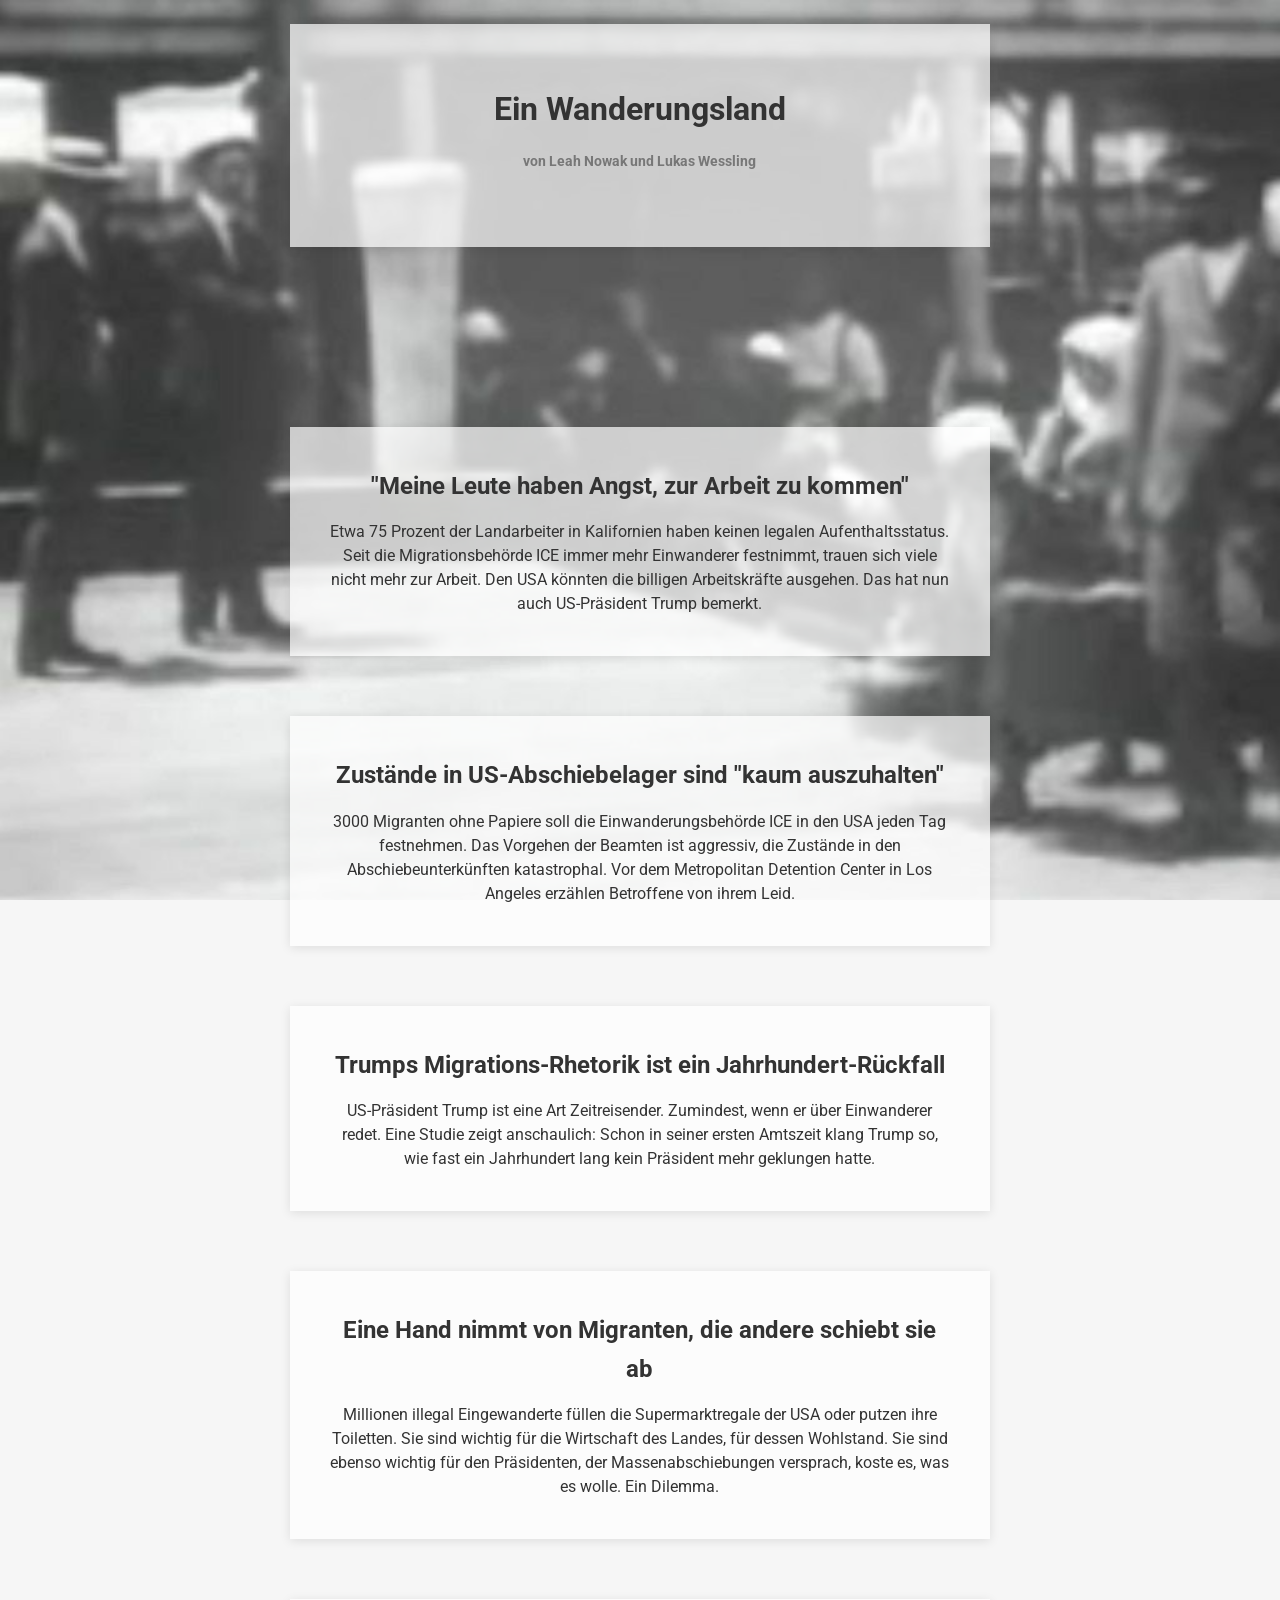
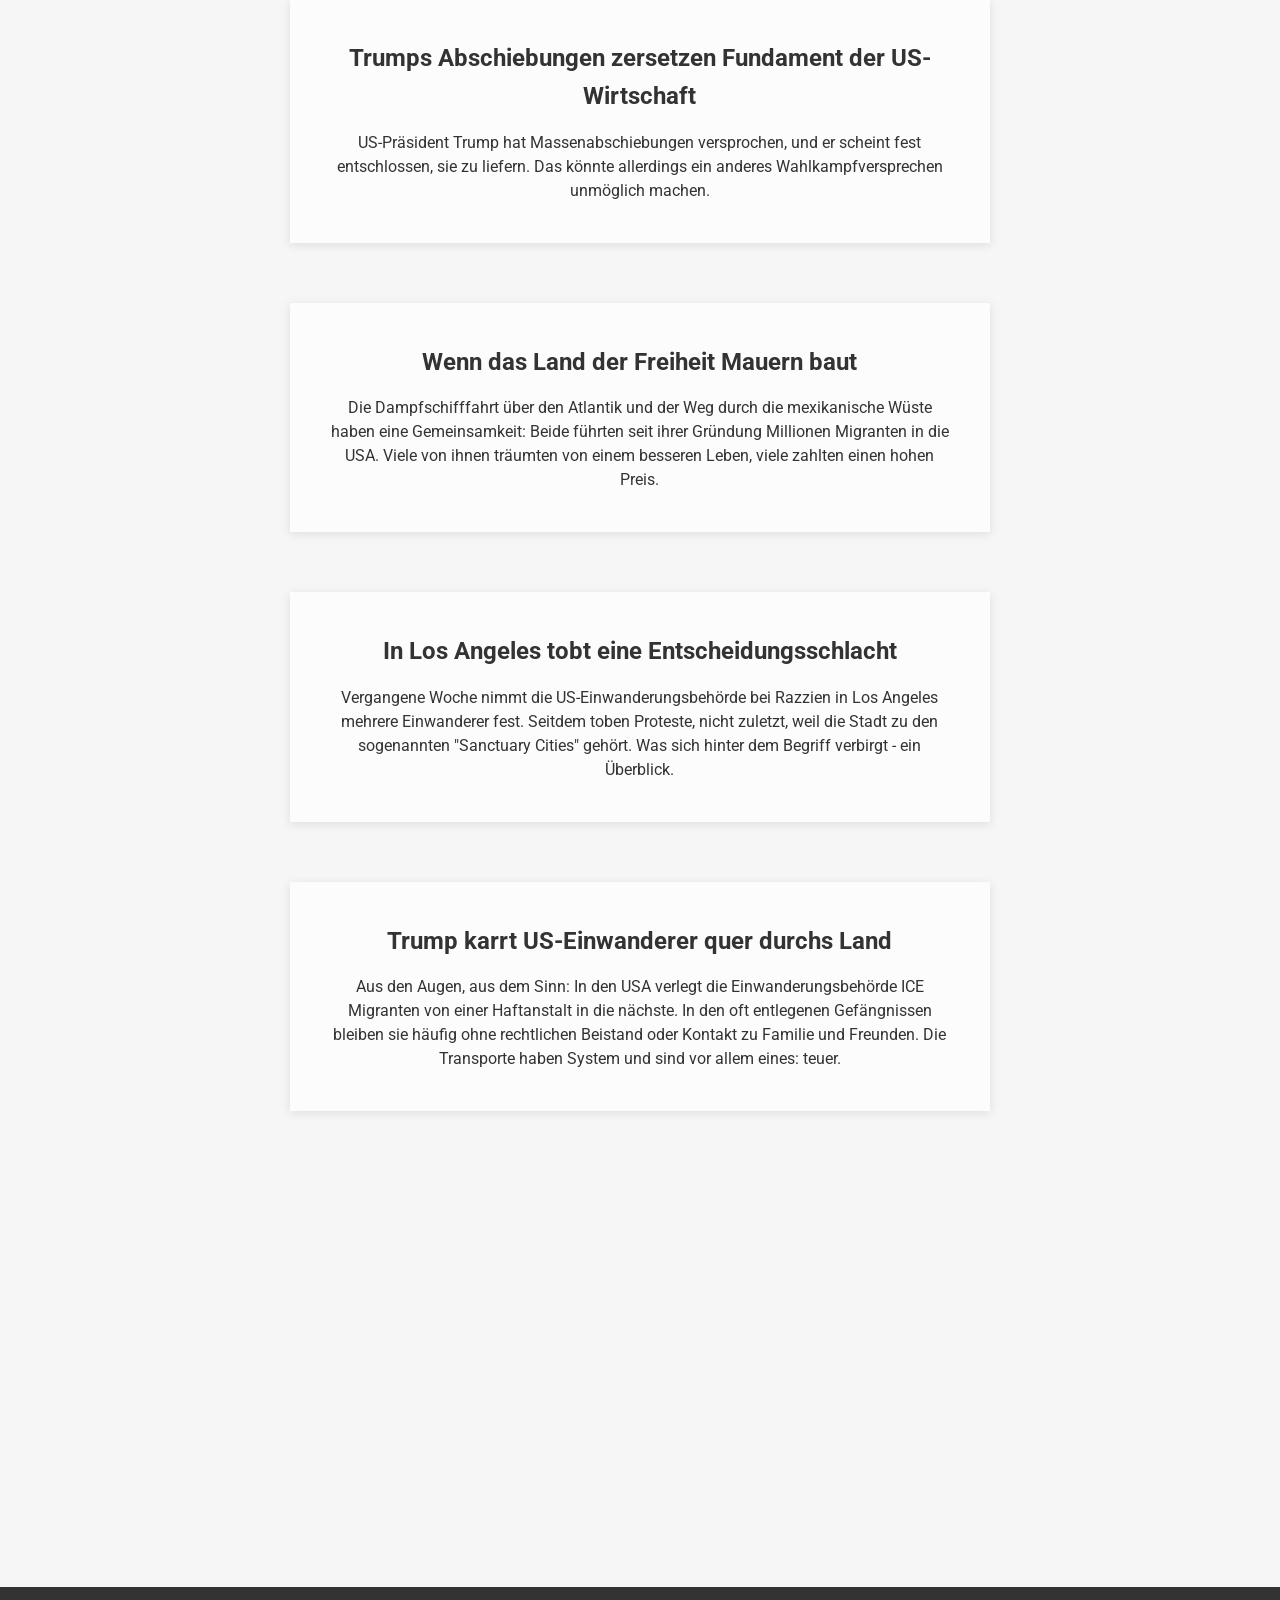
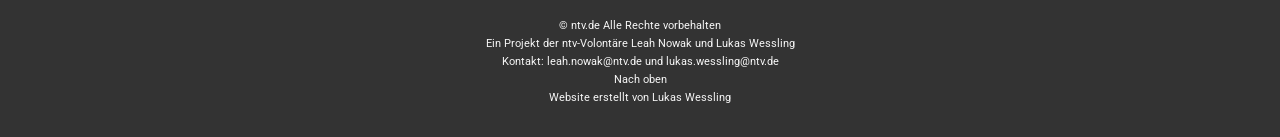
<file: index.html>
<!DOCTYPE html>
<html lang="de">
<head>
    <!-- Google tag (gtag.js) -->
    <script async src="https://www.googletagmanager.com/gtag/js?id=G-K6CJ030RPJ"></script>
    <script>
    window.dataLayer = window.dataLayer || [];
    function gtag(){dataLayer.push(arguments);}
    gtag('js', new Date());

    gtag('config', 'G-K6CJ030RPJ');
    </script>
    <meta charset="UTF-8">
    <meta name="viewport" content="width=device-width, initial-scale=1.0">
    <title>Ein Wanderungsland</title>
    <link rel="icon" href="favicon.ico" type="image/x-icon">
    <id="top"></id>
    <link rel="preconnect" href="https://fonts.googleapis.com">
    <link rel="preconnect" href="https://fonts.gstatic.com" crossorigin>
    <link href="https://fonts.googleapis.com/css2?family=Dosis&family=Roboto:wght@400;700&display=swap" rel="stylesheet">
    <link rel="stylesheet" href="style.css">
</head>
<body>
 <!-- Videologik (funktioniert über videoloader.js) -->
    <script src="videoloader.js"></script>

    <!-- Videologik & Fallback -->
    <div class="video-background" 
         data-video-desktop="background_desktop.mp4"
         data-video-mobile="background_mobile.mp4"
         data-fallback-desktop="fallback_desktop.jpg"
         data-fallback-mobile="fallback_mobile.jpg">
        <!-- Fallback-Bild, wird von JS befüllt -->
        <img id="fallback-image" src="" alt="Hintergrundbild mit einwandernden Menschen um 1900" style="position: absolute; top: 0; left: 0; width: 100%; height: 100%; object-fit: cover;">
        <!-- Video-Element, wird von JS befüllt -->
        <video id="bg-video" class="bg-video" muted loop playsinline preload="auto">
            <source id="video-source" src="" type="video/mp4">
        </video>
    </div>



    <main class="content-wrapper">
    <!-- Titel-Box -->
    <div class="content-box header" onclick="window.location.href='ueberuns.html'">
        <h1 class="main-title" id="mainTitle">Ein Wanderungsland</h1>
        <h3 class="author-title" id="authorTitle">von Leah Nowak und Lukas Wessling</h3>
    </div>

        <!-- Content Boxen -->
        <div class="content-box" onclick="window.location.href='gonzo01.html'">
            <h2 class="box-title">"Meine Leute haben Angst, zur Arbeit zu kommen"</h2>
            <p class="box-text">Etwa 75 Prozent der Landarbeiter in Kalifornien haben keinen legalen Aufenthaltsstatus. Seit die Migrationsbehörde ICE immer mehr Einwanderer festnimmt, trauen sich viele nicht mehr zur Arbeit. Den USA könnten die billigen Arbeitskräfte ausgehen. Das hat nun auch US-Präsident Trump bemerkt.</p>
        </div>

        <div class="content-box" onclick="window.location.href='gonzo02.html'">
            <h2 class="box-title">Zustände in US-Abschiebelager sind "kaum auszuhalten"</h2>
            <p class="box-text">3000 Migranten ohne Papiere soll die Einwanderungsbehörde ICE in den USA jeden Tag festnehmen. Das Vorgehen der Beamten ist aggressiv, die Zustände in den Abschiebeunterkünften katastrophal. Vor dem Metropolitan Detention Center in Los Angeles erzählen Betroffene von ihrem Leid.</p>
        </div>

        <div class="content-box" onclick="window.location.href='lokus03.html'">
            <h2 class="box-title">Trumps Migrations-Rhetorik ist ein Jahrhundert-Rückfall</h2>
            <p class="box-text">US-Präsident Trump ist eine Art Zeitreisender. Zumindest, wenn er über Einwanderer redet. Eine Studie zeigt anschaulich: Schon in seiner ersten Amtszeit klang Trump so, wie fast ein Jahrhundert lang kein Präsident mehr geklungen hatte.</p>
        </div>

        <div class="content-box" onclick="window.location.href='lokus01.html'">
            <h2 class="box-title">Eine Hand nimmt von Migranten, die andere schiebt sie ab</h2>
            <p class="box-text">Millionen illegal Eingewanderte füllen die Supermarktregale der USA oder putzen ihre Toiletten. Sie sind wichtig für die Wirtschaft des Landes, für dessen Wohlstand. Sie sind ebenso wichtig für den Präsidenten, der Massenabschiebungen versprach, koste es, was es wolle. Ein Dilemma.</p>
        </div>

        <div class="content-box" onclick="window.location.href='lokus02.html'">
            <h2 class="box-title">Trumps Abschiebungen zersetzen Fundament der US-Wirtschaft</h2>
            <p class="box-text">US-Präsident Trump hat Massenabschiebungen versprochen, und er scheint fest entschlossen, sie zu liefern. Das könnte allerdings ein anderes Wahlkampfversprechen unmöglich machen.</p>
        </div>

        <div class="content-box" onclick="window.location.href='gallery.html'">
            <h2 class="box-title">Wenn das Land der Freiheit Mauern baut</h2>
            <p class="box-text">Die Dampfschifffahrt über den Atlantik und der Weg durch die mexikanische Wüste haben eine Gemeinsamkeit: Beide führten seit ihrer Gründung Millionen Migranten in die USA. Viele von ihnen träumten von einem besseren Leben, viele zahlten einen hohen Preis.</p>
        </div>        
     
        <div class="content-box" onclick="window.location.href='gonzo03.html'">
            <h2 class="box-title">In Los Angeles tobt eine Entscheidungsschlacht</h2>
            <p class="box-text">Vergangene Woche nimmt die US-Einwanderungsbehörde bei Razzien in Los Angeles mehrere Einwanderer fest. Seitdem toben Proteste, nicht zuletzt, weil die Stadt zu den sogenannten "Sanctuary Cities" gehört. Was sich hinter dem Begriff verbirgt - ein Überblick.</p>
        </div>

        <div class="content-box" onclick="window.location.href='gonzo04.html'">
            <h2 class="box-title">Trump karrt US-Einwanderer quer durchs Land</h2>
            <p class="box-text">Aus den Augen, aus dem Sinn: In den USA verlegt die Einwanderungsbehörde ICE Migranten von einer Haftanstalt in die nächste. In den oft entlegenen Gefängnissen bleiben sie häufig ohne rechtlichen Beistand oder Kontakt zu Familie und Freunden. Die Transporte haben System und sind vor allem eines: teuer.</p>
        </div>
    </main>

<!--Menüskript (gerade deaktiviert)    
<script>
        // Menü ein-/ausklappen
        function toggleMenu() {
            const menu = document.getElementById('menu');
            menu.classList.toggle('active');
        }

        // Menü schließen wenn außerhalb geklickt wird
        document.addEventListener('click', function(event) {
            const menu = document.getElementById('menu');
            const menuToggle = document.querySelector('.menu-toggle');
            
            if (!menu.contains(event.target) && !menuToggle.contains(event.target)) {
                menu.classList.remove('active');
            }
        });

    </script>
-->
    <footer>
        <p> <a href="https://www.n-tv.de/ntvintern/Impressum-id6405904.html">© ntv.de Alle Rechte vorbehalten</a></p>
        <p> <a href="ueberuns.html">Ein Projekt der ntv-Volontäre Leah Nowak und Lukas Wessling</a></p>
        <p>Kontakt: <a href="mailto:leah.nowak@ntv.de">leah.nowak@ntv.de</a> und <a href="mailto:lukas.wessling@ntv.de">lukas.wessling@ntv.de</a></p>
        <p> <a href="#top">Nach oben</a></p>
        <p> Website erstellt von Lukas Wessling</p>
    </footer>

</body>
</html>
</file>
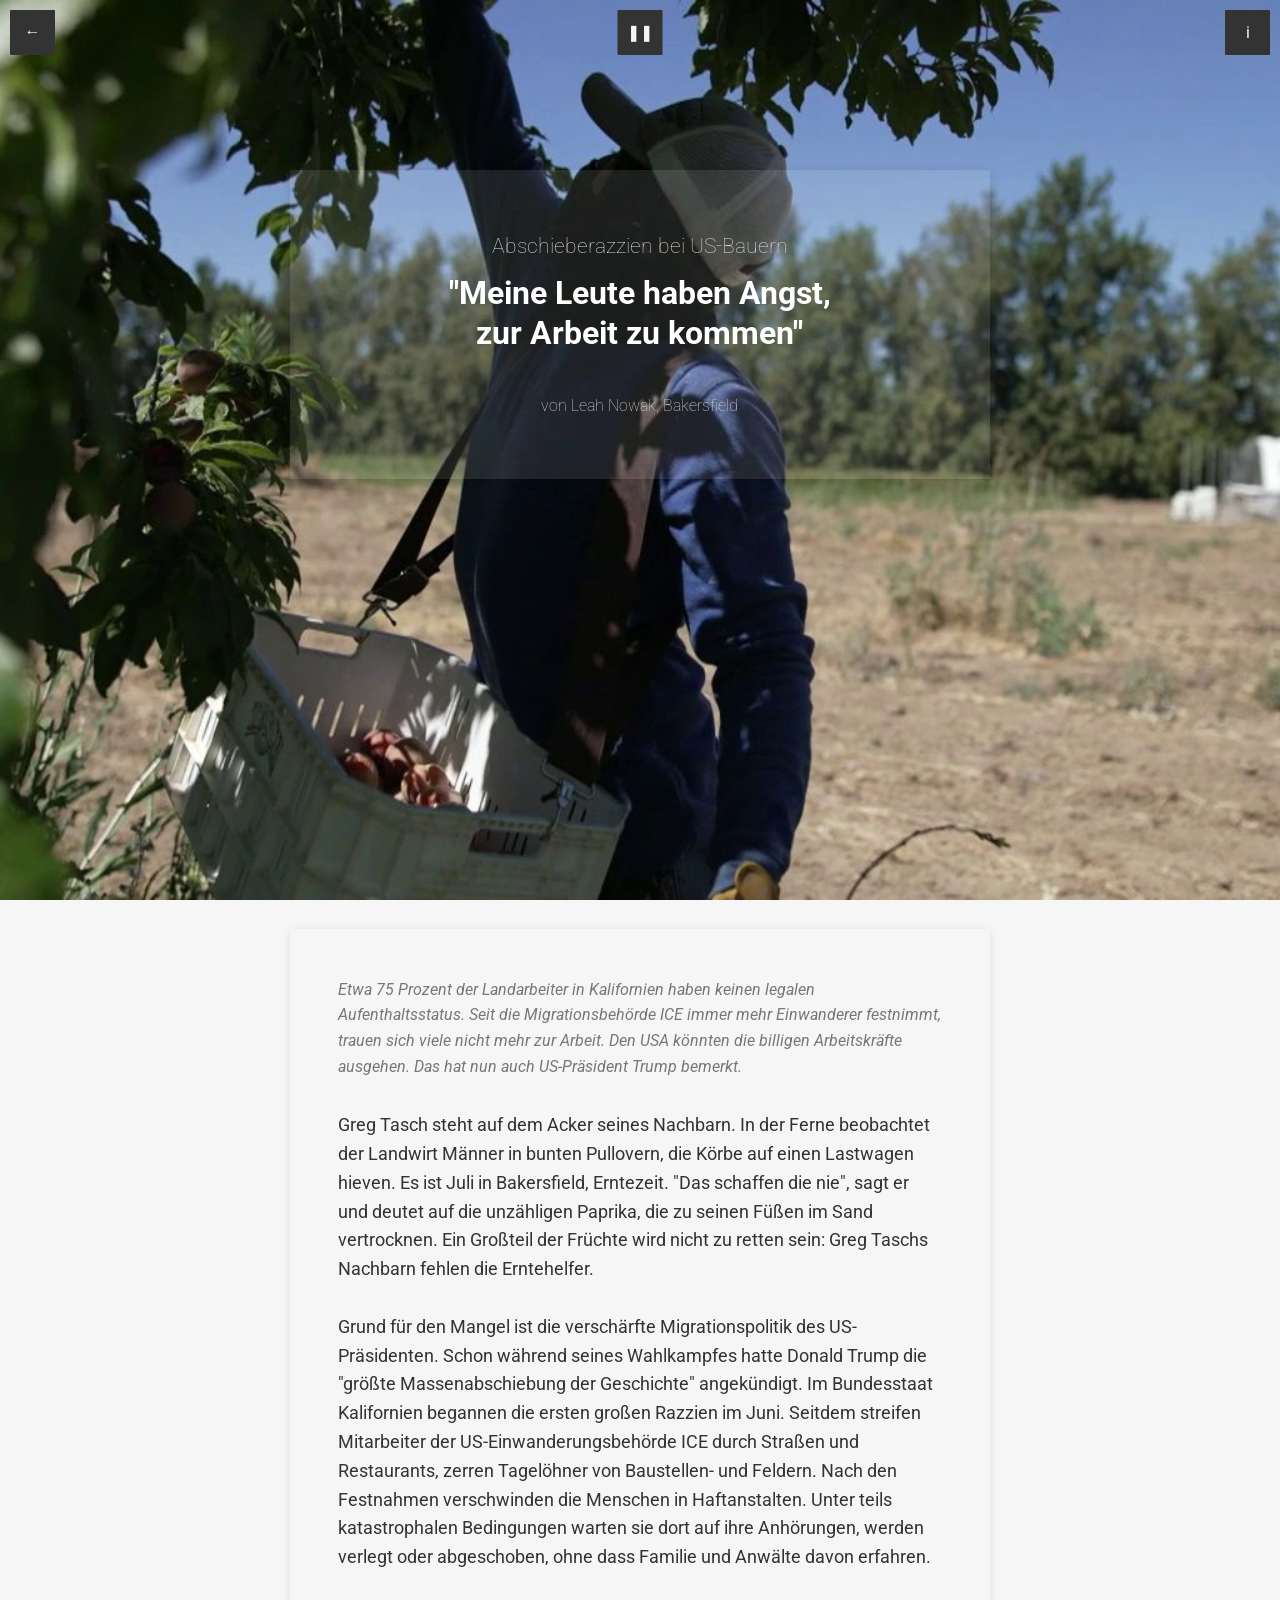
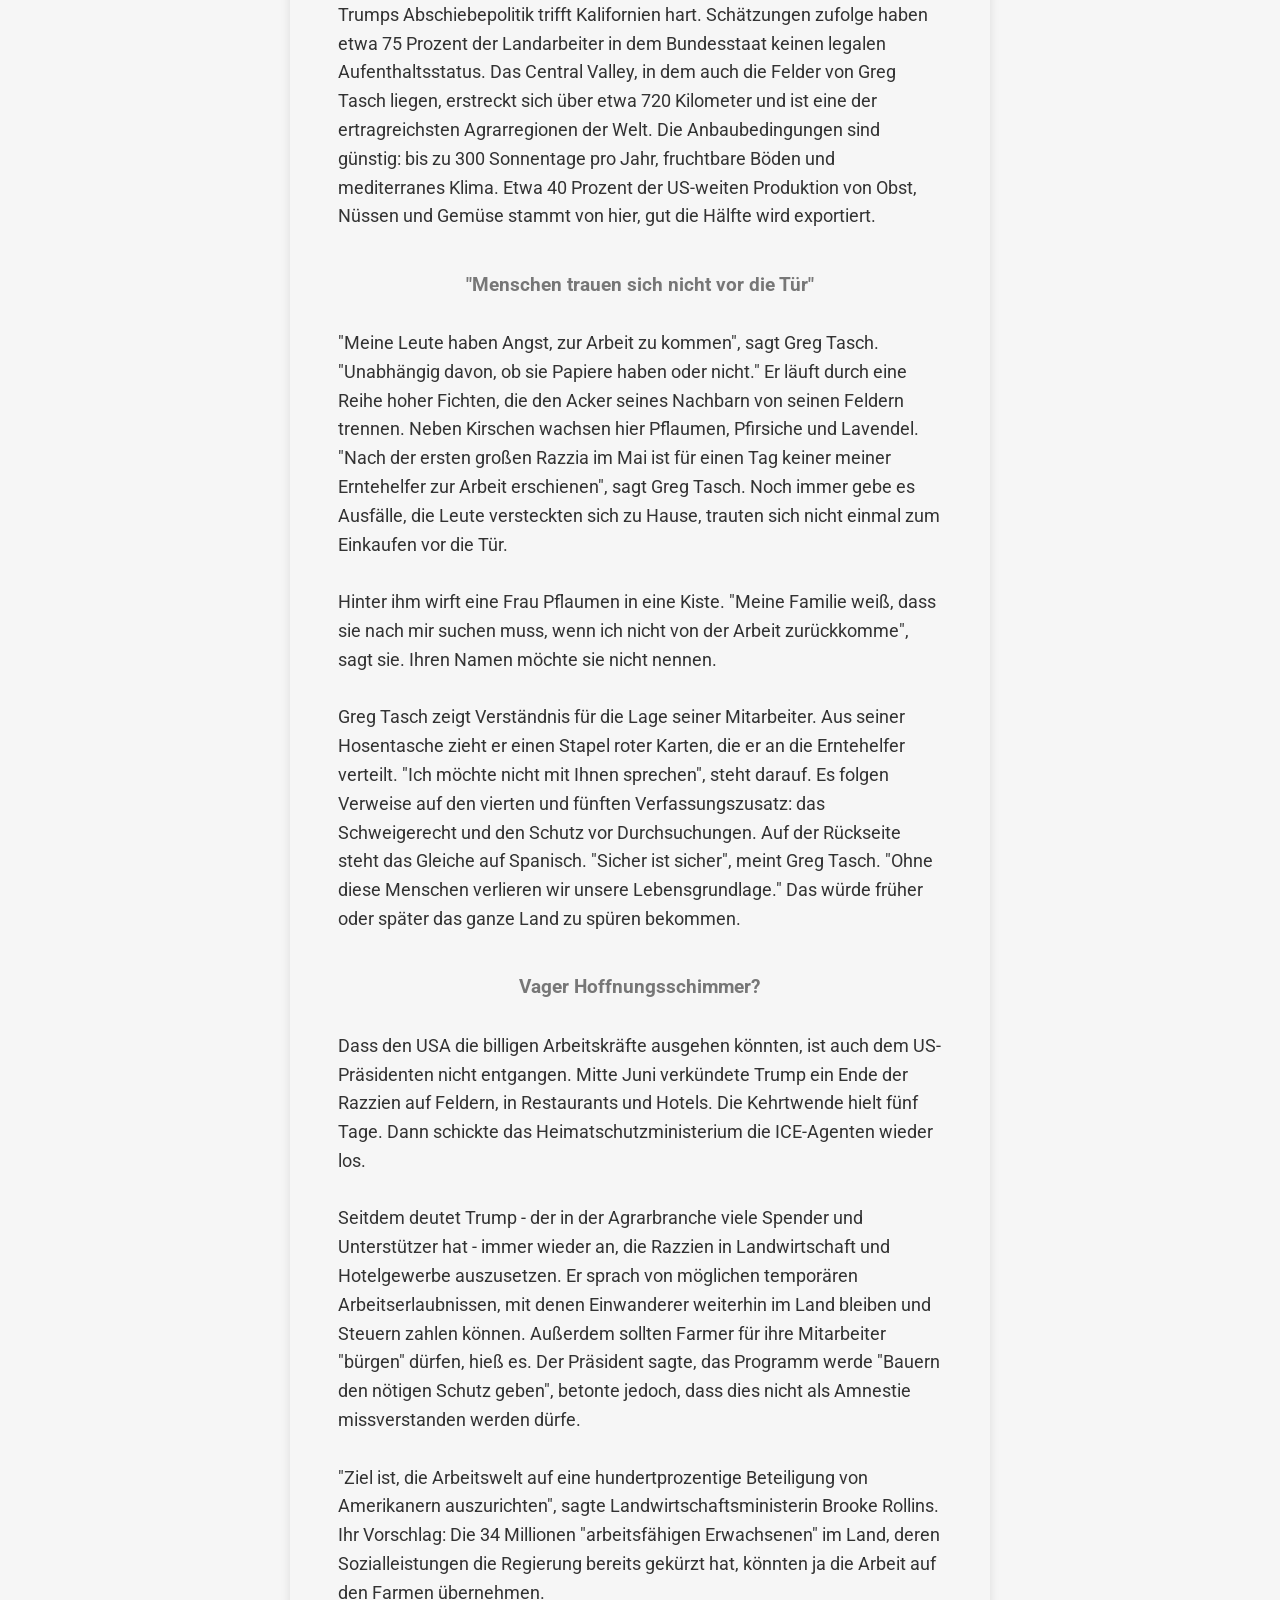
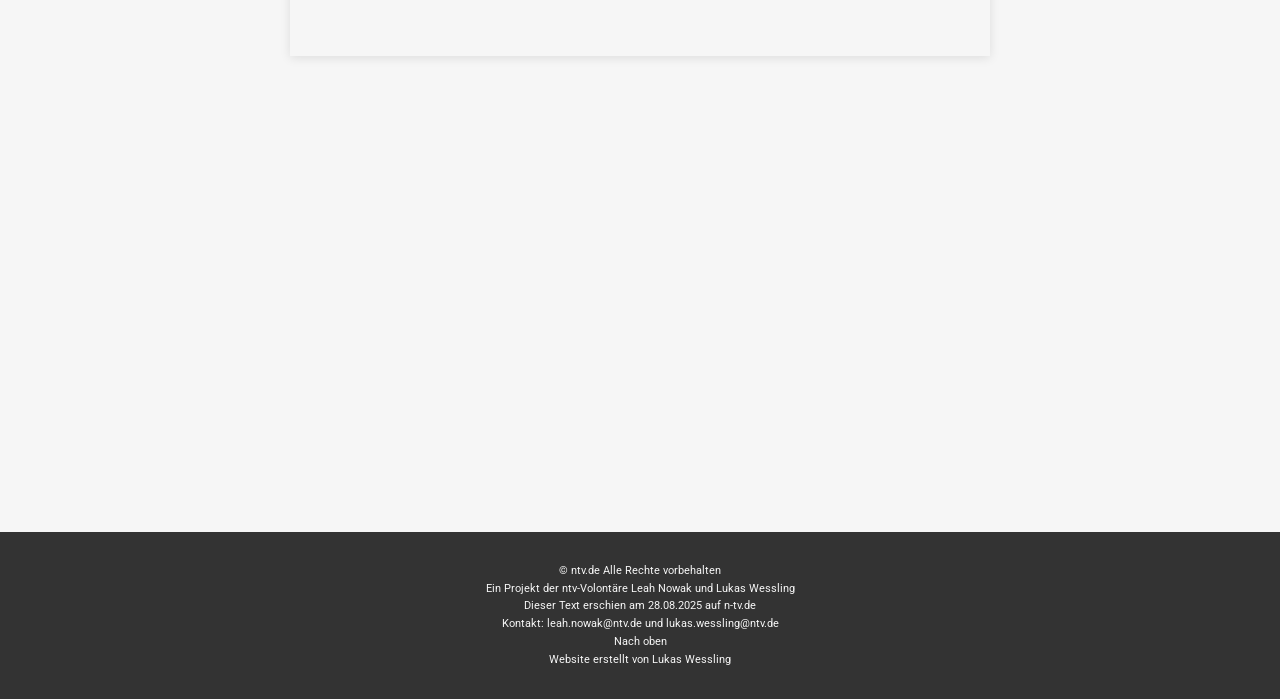
<file: gonzo01.html>
<!DOCTYPE html>
<html lang="de">
<head>
    <meta charset="UTF-8">
    <meta name="viewport" content="width=device-width, initial-scale=1.0">
    <title>Meine Leute haben Angst, zur Arbeit zu kommen</title>
    <link rel="icon" href="favicon.ico" type="image/x-icon">
    <link rel="preconnect" href="https://fonts.googleapis.com">
    <link rel="preconnect" href="https://fonts.gstatic.com" crossorigin>
    <link href="https://fonts.googleapis.com/css2?family=Dosis&family=Roboto:wght@400;700&display=swap" rel="stylesheet">
    <link rel="stylesheet" href="style.css">
</head>
<body>
    <!-- Videologik (funktioniert über videoloader.js) -->
    <script src="videoloader.js"></script>

    <!-- Videologik & Fallback -->
    <div class="video-background" 
         data-video-desktop="background_gonzo01_desktop.mp4"
         data-video-mobile="background_gonzo01_mobile.mp4"
         data-fallback-desktop="fallback_gonzo01_desktop.jpg"
         data-fallback-mobile="fallback_gonzo01_mobile.jpg">
        <!-- Fallback-Bild, wird von JS befüllt -->
        <img id="fallback-image" src="" alt="" style="position: absolute; top: 0; left: 0; width: 100%; height: 100%; object-fit: cover;">
        <!-- Video-Element, wird von JS befüllt -->
        <video id="bg-video" class="bg-video" muted loop playsinline preload="auto">
            <source id="video-source" src="" type="video/mp4">
        </video>
    </div>

    <!-- Play/Pause Button -->
    <button id="video-toggle" class="video-toggle">❚❚</button>

    <div class="header header-with-buttons">
        <a href="index.html" class="back-button">←</a>
        <a href="ueberuns.html" class="menu-toggle">i</a>
    </div>
    <main class="content-wrapper">
    <!-- Titel-Box -->
    <div class="content-box transparent_smallheader" onclick="window.location.href='ueberuns.html'">
        <h2 class="transparent_secondary-title" id="secondaryTitle">Abschieberazzien bei US-Bauern</h2>
        <h1 class="transparent_main-title" id="mainTitle">"Meine Leute haben Angst, <br>zur Arbeit zu kommen"</h1>
        <h3 class="transparent_author-title" id="authorTitle">von Leah Nowak, Bakersfield</h3>
    </div> 
    <!-- Teaser, Inhalt -->

    <div class="content-box article-body-content"> <!-- Eine einzige Box für den gesamten Hauptartikeltext -->
        <p class="teaser-text">Etwa 75 Prozent der Landarbeiter in Kalifornien haben keinen legalen Aufenthaltsstatus. Seit die Migrationsbehörde ICE immer mehr Einwanderer festnimmt, trauen sich viele nicht mehr zur Arbeit. Den USA könnten die billigen Arbeitskräfte ausgehen. Das hat nun auch US-Präsident Trump bemerkt.</p>
        <p>Greg Tasch steht auf dem Acker seines Nachbarn. In der Ferne beobachtet der Landwirt Männer in bunten Pullovern, die Körbe auf einen Lastwagen hieven. Es ist Juli in Bakersfield, Erntezeit. "Das schaffen die nie", sagt er und deutet auf die unzähligen Paprika, die zu seinen Füßen im Sand vertrocknen. Ein Großteil der Früchte wird nicht zu retten sein: Greg Taschs Nachbarn fehlen die Erntehelfer.</p>
        <br>
        <p>Grund für den Mangel ist die verschärfte Migrationspolitik des US-Präsidenten. Schon während seines Wahlkampfes hatte Donald Trump die "größte Massenabschiebung der Geschichte" angekündigt. Im Bundesstaat Kalifornien begannen die ersten großen Razzien im Juni. Seitdem streifen Mitarbeiter der US-Einwanderungsbehörde ICE durch Straßen und Restaurants, zerren Tagelöhner von Baustellen- und Feldern. Nach den Festnahmen verschwinden die Menschen in Haftanstalten. Unter teils katastrophalen Bedingungen warten sie dort auf ihre Anhörungen, werden verlegt oder abgeschoben, ohne dass Familie und Anwälte davon erfahren.</p>
        <br>
        <p>Trumps Abschiebepolitik trifft Kalifornien hart. Schätzungen zufolge haben etwa 75 Prozent der Landarbeiter in dem Bundesstaat keinen legalen Aufenthaltsstatus. Das Central Valley, in dem auch die Felder von Greg Tasch liegen, erstreckt sich über etwa 720 Kilometer und ist eine der ertragreichsten Agrarregionen der Welt. Die Anbaubedingungen sind günstig: bis zu 300 Sonnentage pro Jahr, fruchtbare Böden und mediterranes Klima. Etwa 40 Prozent der US-weiten Produktion von Obst, Nüssen und Gemüse stammt von hier, gut die Hälfte wird exportiert.</p>

        <h3 class="subheading">"Menschen trauen sich nicht vor die Tür"</h3>

        <p>"Meine Leute haben Angst, zur Arbeit zu kommen", sagt Greg Tasch. "Unabhängig davon, ob sie Papiere haben oder nicht." Er läuft durch eine Reihe hoher Fichten, die den Acker seines Nachbarn von seinen Feldern trennen. Neben Kirschen wachsen hier Pflaumen, Pfirsiche und Lavendel. "Nach der ersten großen Razzia im Mai ist für einen Tag keiner meiner Erntehelfer zur Arbeit erschienen", sagt Greg Tasch. Noch immer gebe es Ausfälle, die Leute versteckten sich zu Hause, trauten sich nicht einmal zum Einkaufen vor die Tür.</p>
        <br>
        <p>Hinter ihm wirft eine Frau Pflaumen in eine Kiste. "Meine Familie weiß, dass sie nach mir suchen muss, wenn ich nicht von der Arbeit zurückkomme", sagt sie. Ihren Namen möchte sie nicht nennen.</p>
        <br>
        <p>Greg Tasch zeigt Verständnis für die Lage seiner Mitarbeiter. Aus seiner Hosentasche zieht er einen Stapel roter Karten, die er an die Erntehelfer verteilt. "Ich möchte nicht mit Ihnen sprechen", steht darauf. Es folgen Verweise auf den vierten und fünften Verfassungszusatz: das Schweigerecht und den Schutz vor Durchsuchungen. Auf der Rückseite steht das Gleiche auf Spanisch. "Sicher ist sicher", meint Greg Tasch. "Ohne diese Menschen verlieren wir unsere Lebensgrundlage." Das würde früher oder später das ganze Land zu spüren bekommen.</p>
    
        <h3 class="subheading">Vager Hoffnungsschimmer?</h3>

        <p>Dass den USA die billigen Arbeitskräfte ausgehen könnten, ist auch dem US-Präsidenten nicht entgangen. Mitte Juni verkündete Trump ein Ende der Razzien auf Feldern, in Restaurants und Hotels. Die Kehrtwende hielt fünf Tage. Dann schickte das Heimatschutzministerium die ICE-Agenten wieder los.</p>
        <br>
        <p>Seitdem deutet Trump - der in der Agrarbranche viele Spender und Unterstützer hat - immer wieder an, die Razzien in Landwirtschaft und Hotelgewerbe auszusetzen. Er sprach von möglichen temporären Arbeitserlaubnissen, mit denen Einwanderer weiterhin im Land bleiben und Steuern zahlen können. Außerdem sollten Farmer für ihre Mitarbeiter "bürgen" dürfen, hieß es. Der Präsident sagte, das Programm werde "Bauern den nötigen Schutz geben", betonte jedoch, dass dies nicht als Amnestie missverstanden werden dürfe.</p>
        <br>
        <p>"Ziel ist, die Arbeitswelt auf eine hundertprozentige Beteiligung von Amerikanern auszurichten", sagte Landwirtschaftsministerin Brooke Rollins. Ihr Vorschlag: Die 34 Millionen "arbeitsfähigen Erwachsenen" im Land, deren Sozialleistungen die Regierung bereits gekürzt hat, könnten ja die Arbeit auf den Farmen übernehmen.</p>
    </div>
    </main>


    <footer>
        <p> <a href="https://www.n-tv.de/ntvintern/Impressum-id6405904.html">© ntv.de Alle Rechte vorbehalten</a></p>
        <p> <a href="ueberuns.html">Ein Projekt der ntv-Volontäre Leah Nowak und Lukas Wessling</a></p>        
        <p><a href="https://www.n-tv.de/politik/Abschieberazzien-bei-US-Bauern-article25910708.html">Dieser Text erschien am 28.08.2025 auf n-tv.de</a></p>
        <p>Kontakt: <a href="mailto:leah.nowak@ntv.de">leah.nowak@ntv.de</a> und <a href="mailto:lukas.wessling@ntv.de">lukas.wessling@ntv.de</a></p>
        <p> <a href="#top">Nach oben</a></p>
        <p> <a href="index.html">Website</a> erstellt von Lukas Wessling</p>
    </footer>
       
</body>
</html>
</file>
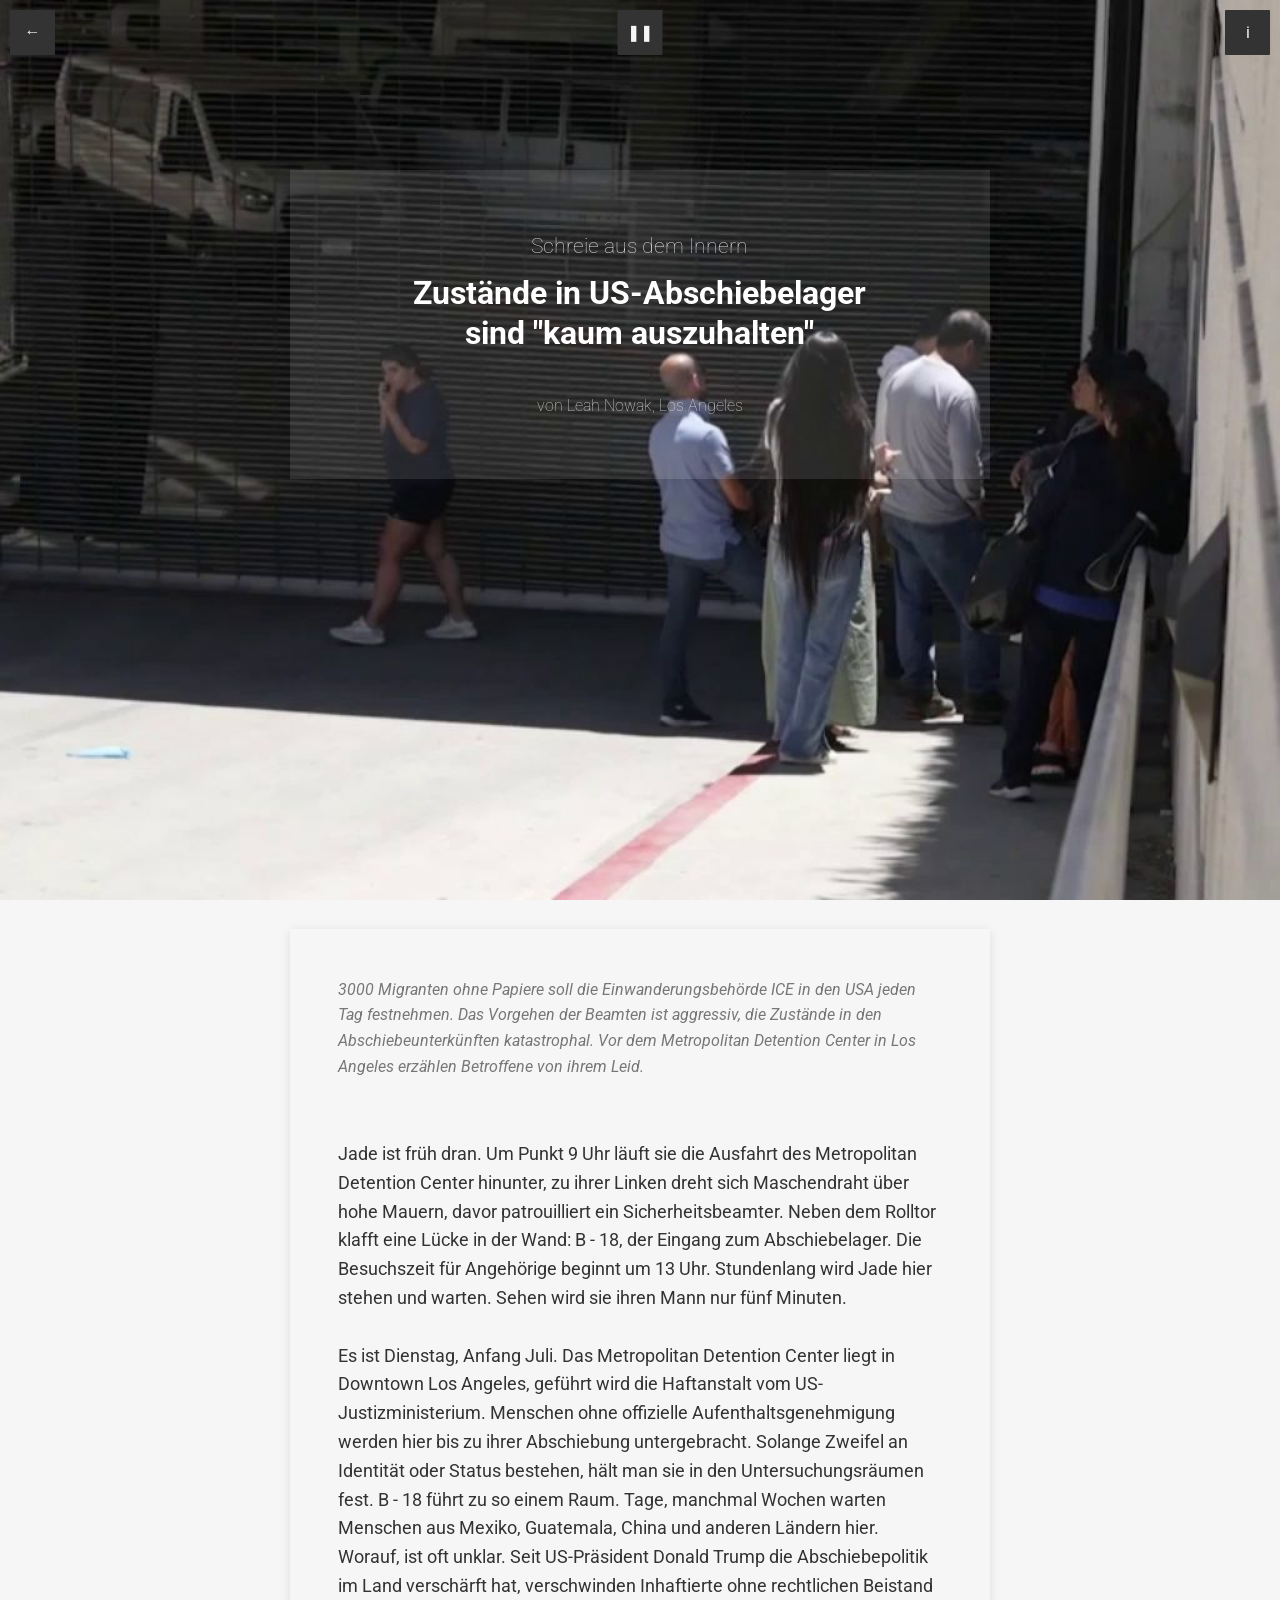
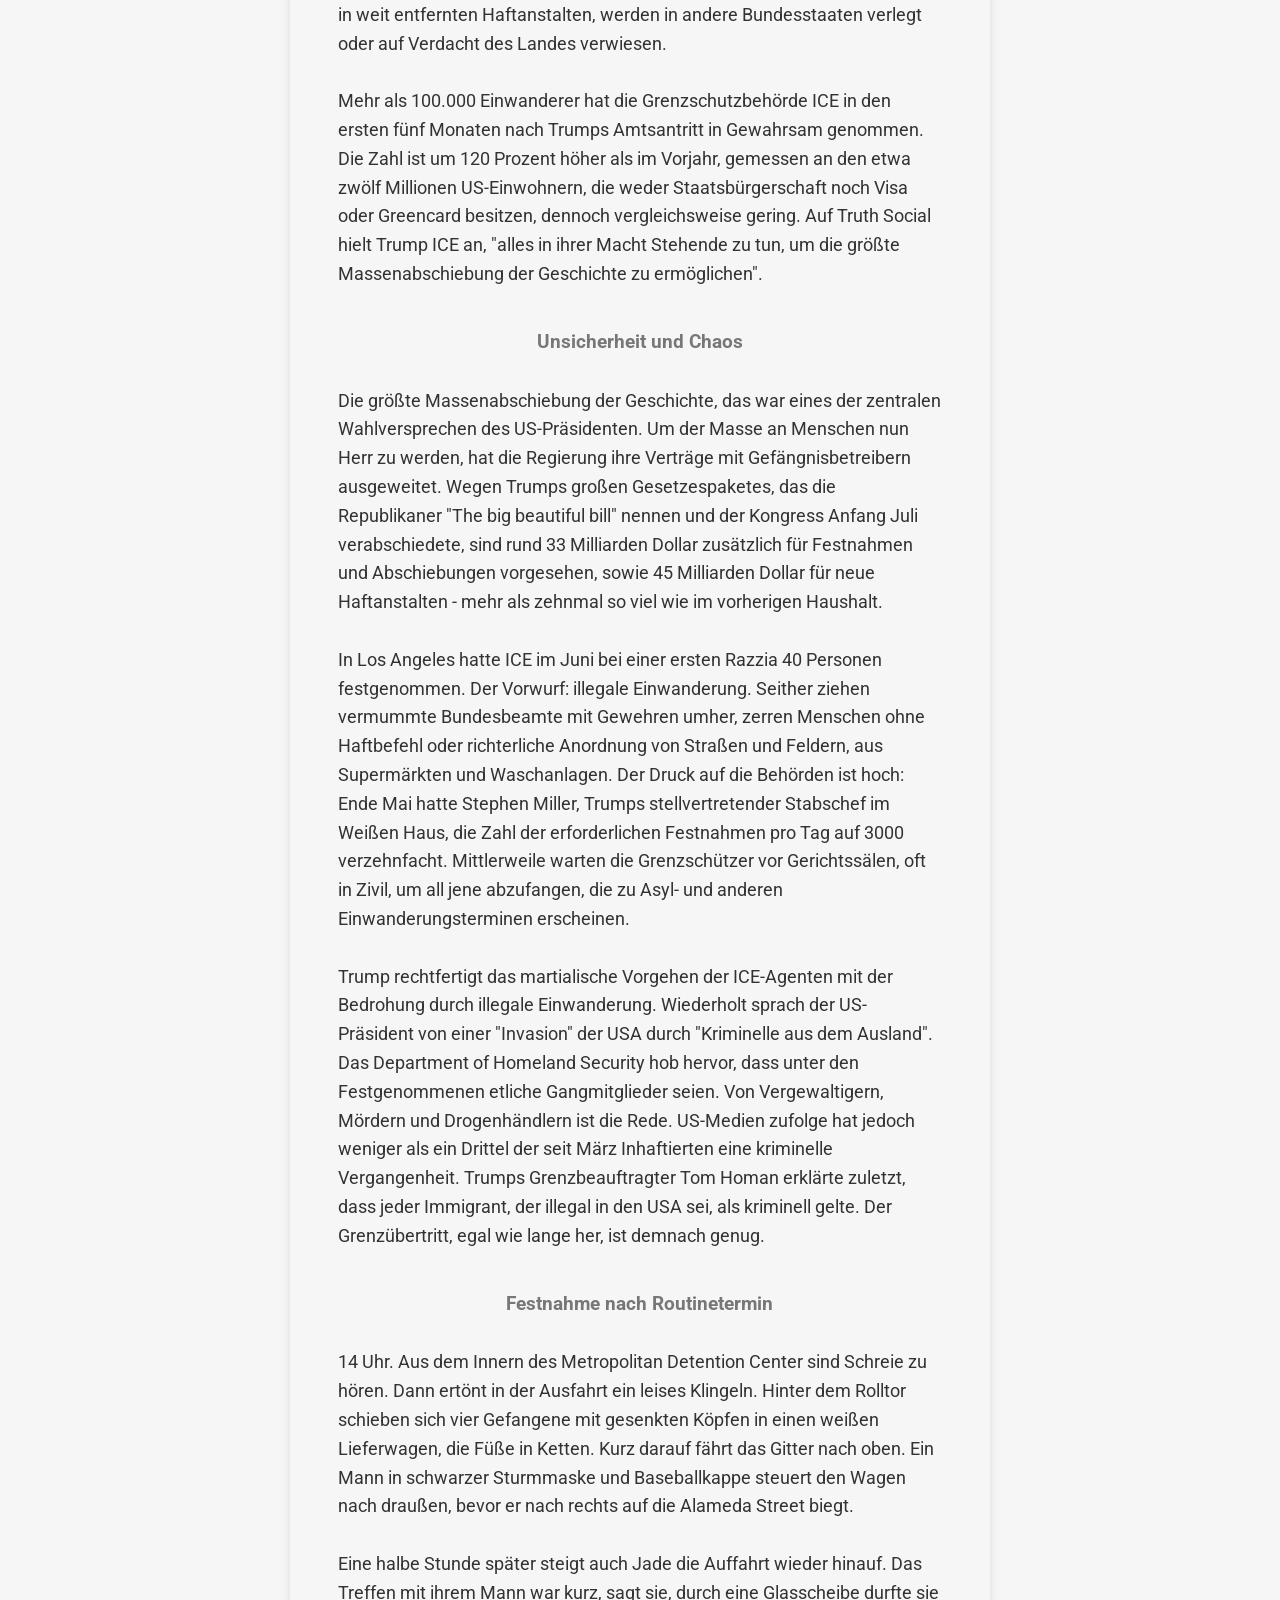
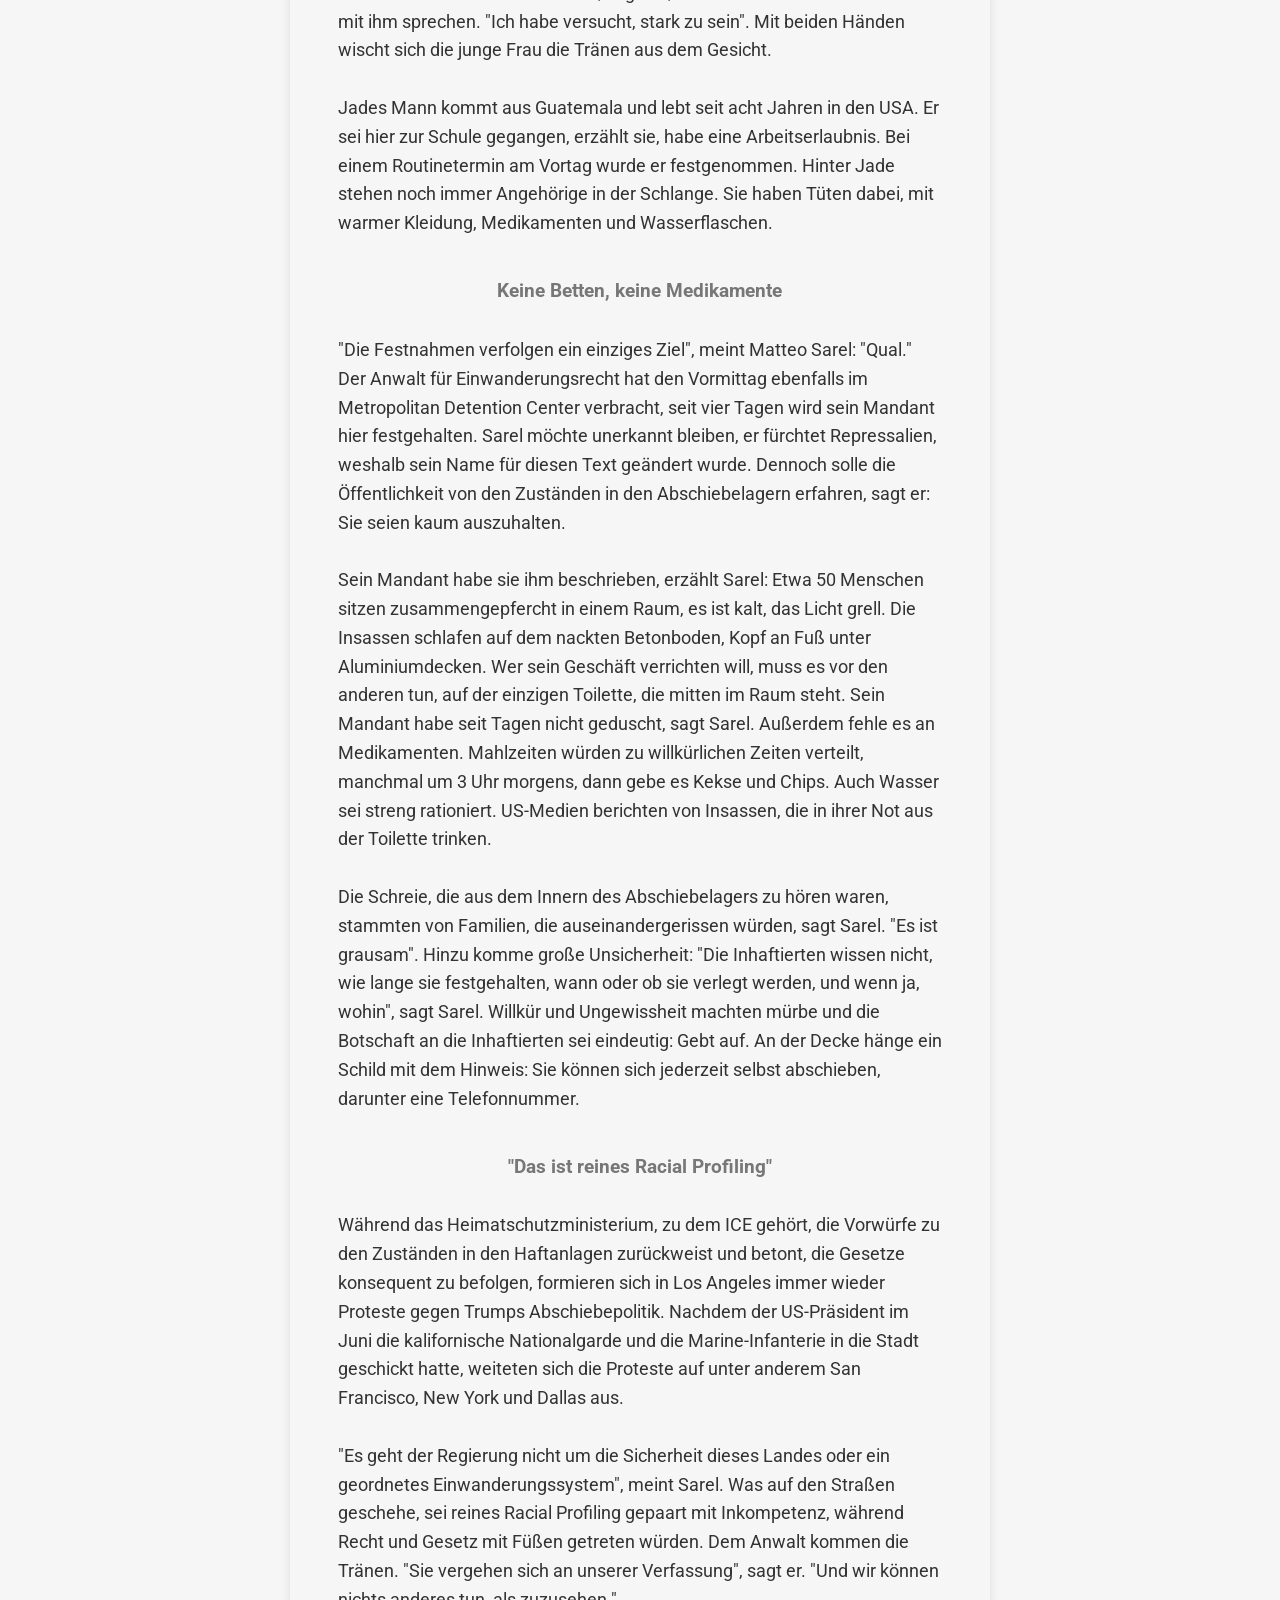
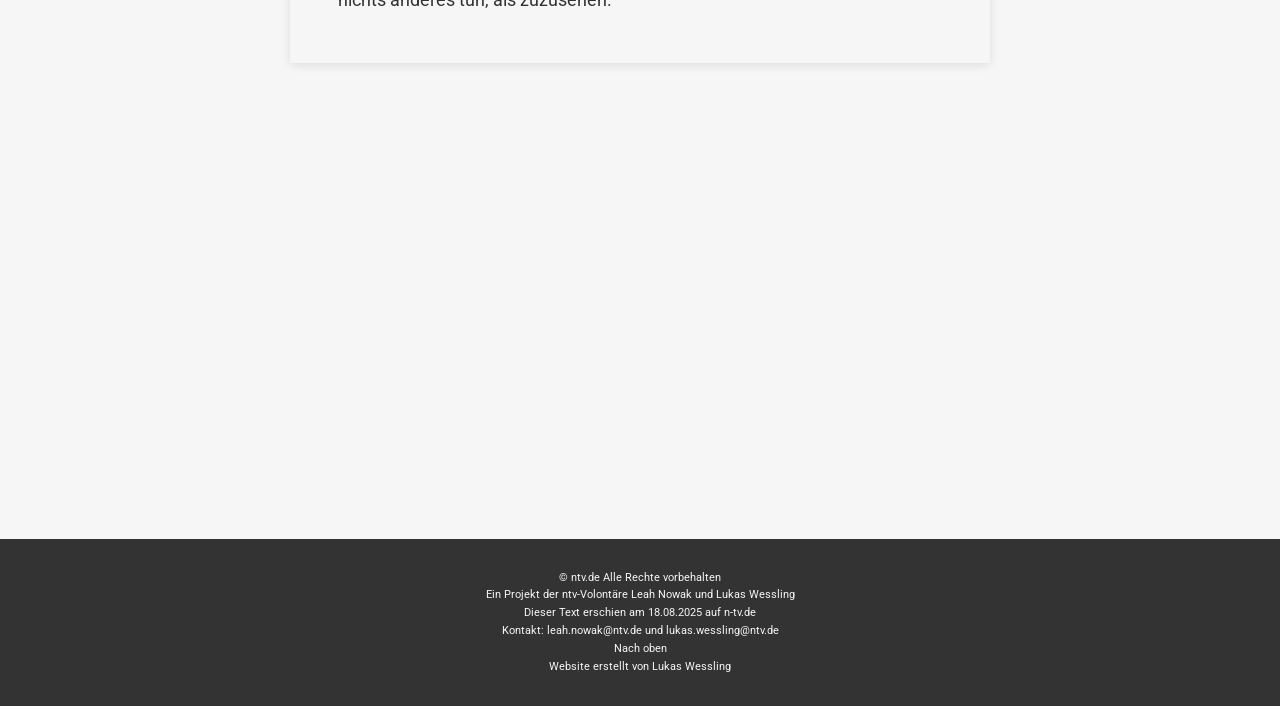
<file: gonzo02.html>
<!DOCTYPE html>
<html lang="de">
<head>
    <meta charset="UTF-8">
    <meta name="viewport" content="width=device-width, initial-scale=1.0">
    <title>Meine Leute haben Angst, zur Arbeit zu kommen</title>
    <link rel="icon" href="favicon.ico" type="image/x-icon">
    <link rel="preconnect" href="https://fonts.googleapis.com">
    <link rel="preconnect" href="https://fonts.gstatic.com" crossorigin>
    <link href="https://fonts.googleapis.com/css2?family=Dosis&family=Roboto:wght@400;700&display=swap" rel="stylesheet">
    <link rel="stylesheet" href="style.css">
</head>
<body>
    <!-- Videologik (funktioniert über videoloader.js) -->
    <script src="videoloader.js"></script>

    <!-- Videologik & Fallback -->
    <div class="video-background" 
         data-video-desktop="background_gonzo02_desktop.mp4"
         data-video-mobile="background_gonzo02_mobile.mp4"
         data-fallback-desktop="fallback_gonzo02_desktop.jpg"
         data-fallback-mobile="fallback_gonzo02_mobile.jpg">
        <!-- Fallback-Bild, wird von JS befüllt -->
        <img id="fallback-image" src="" alt="" style="position: absolute; top: 0; left: 0; width: 100%; height: 100%; object-fit: cover;">
        <!-- Video-Element, wird von JS befüllt -->
        <video id="bg-video" class="bg-video" muted loop playsinline preload="auto">
            <source id="video-source" src="" type="video/mp4">
        </video>
    </div>

    <!-- Play/Pause Button -->
    <button id="video-toggle" class="video-toggle">❚❚</button>

    <div class="header header-with-buttons">
        <a href="index.html" class="back-button">←</a>
        <a href="ueberuns.html" class="menu-toggle">i</a>
        </div>
    
    <main class="content-wrapper">
    <!-- Titel-Box -->
    <div class="content-box transparent_smallheader" onclick="window.location.href='ueberuns.html'">
        <h2 class="transparent_secondary-title" id="secondaryTitle">Schreie aus dem Innern</h2>
        <h1 class="transparent_main-title" id="mainTitle">Zustände in US-Abschiebelager <br>sind "kaum auszuhalten"</h1>
        <h3 class="transparent_author-title" id="authorTitle">von Leah Nowak, Los Angeles</h3>
    </div> 
    <!-- Teaser, Inhalt -->

    <div class="content-box article-body-content">
        <p class="teaser-text">3000 Migranten ohne Papiere soll die Einwanderungsbehörde ICE in den USA jeden Tag festnehmen. Das Vorgehen der Beamten ist aggressiv, die Zustände in den Abschiebeunterkünften katastrophal. Vor dem Metropolitan Detention Center in Los Angeles erzählen Betroffene von ihrem Leid.</p>
        <br>
        <p>Jade ist früh dran. Um Punkt 9 Uhr läuft sie die Ausfahrt des Metropolitan Detention Center hinunter, zu ihrer Linken dreht sich Maschendraht über hohe Mauern, davor patrouilliert ein Sicherheitsbeamter. Neben dem Rolltor klafft eine Lücke in der Wand: B - 18, der Eingang zum Abschiebelager. Die Besuchszeit für Angehörige beginnt um 13 Uhr. Stundenlang wird Jade hier stehen und warten. Sehen wird sie ihren Mann nur fünf Minuten.</p>
        <br>
        <p>Es ist Dienstag, Anfang Juli. Das Metropolitan Detention Center liegt in Downtown Los Angeles, geführt wird die Haftanstalt vom US-Justizministerium. Menschen ohne offizielle Aufenthaltsgenehmigung werden hier bis zu ihrer Abschiebung untergebracht. Solange Zweifel an Identität oder Status bestehen, hält man sie in den Untersuchungsräumen fest. B - 18 führt zu so einem Raum. Tage, manchmal Wochen warten Menschen aus Mexiko, Guatemala, China und anderen Ländern hier. Worauf, ist oft unklar. Seit US-Präsident Donald Trump die Abschiebepolitik im Land verschärft hat, verschwinden Inhaftierte ohne rechtlichen Beistand in weit entfernten Haftanstalten, werden in andere Bundesstaaten verlegt oder auf Verdacht des Landes verwiesen.</p>
        <br>
        <p>Mehr als 100.000 Einwanderer hat die Grenzschutzbehörde ICE in den ersten fünf Monaten nach Trumps Amtsantritt in Gewahrsam genommen. Die Zahl ist um 120 Prozent höher als im Vorjahr, gemessen an den etwa zwölf Millionen US-Einwohnern, die weder Staatsbürgerschaft noch Visa oder Greencard besitzen, dennoch vergleichsweise gering. Auf Truth Social hielt Trump ICE an, "alles in ihrer Macht Stehende zu tun, um die größte Massenabschiebung der Geschichte zu ermöglichen".</p>

        <h3 class="subheading">Unsicherheit und Chaos</h3>
        <p>Die größte Massenabschiebung der Geschichte, das war eines der zentralen Wahlversprechen des US-Präsidenten. Um der Masse an Menschen nun Herr zu werden, hat die Regierung ihre Verträge mit Gefängnisbetreibern ausgeweitet. Wegen Trumps großen Gesetzespaketes, das die Republikaner "The big beautiful bill" nennen und der Kongress Anfang Juli verabschiedete, sind rund 33 Milliarden Dollar zusätzlich für Festnahmen und Abschiebungen vorgesehen, sowie 45 Milliarden Dollar für neue Haftanstalten - mehr als zehnmal so viel wie im vorherigen Haushalt.</p>
        <br>
        <p>In Los Angeles hatte ICE im Juni bei einer ersten Razzia 40 Personen festgenommen. Der Vorwurf: illegale Einwanderung. Seither ziehen vermummte Bundesbeamte mit Gewehren umher, zerren Menschen ohne Haftbefehl oder richterliche Anordnung von Straßen und Feldern, aus Supermärkten und Waschanlagen. Der Druck auf die Behörden ist hoch: Ende Mai hatte Stephen Miller, Trumps stellvertretender Stabschef im Weißen Haus, die Zahl der erforderlichen Festnahmen pro Tag auf 3000 verzehnfacht. Mittlerweile warten die Grenzschützer vor Gerichtssälen, oft in Zivil, um all jene abzufangen, die zu Asyl- und anderen Einwanderungsterminen erscheinen.</p>
        <br>
        <p>Trump rechtfertigt das martialische Vorgehen der ICE-Agenten mit der Bedrohung durch illegale Einwanderung. Wiederholt sprach der US-Präsident von einer "Invasion" der USA durch "Kriminelle aus dem Ausland". Das Department of Homeland Security hob hervor, dass unter den Festgenommenen etliche Gangmitglieder seien. Von Vergewaltigern, Mördern und Drogenhändlern ist die Rede. US-Medien zufolge hat jedoch weniger als ein Drittel der seit März Inhaftierten eine kriminelle Vergangenheit. Trumps Grenzbeauftragter Tom Homan erklärte zuletzt, dass jeder Immigrant, der illegal in den USA sei, als kriminell gelte. Der Grenzübertritt, egal wie lange her, ist demnach genug.</p>
    
        <h3 class="subheading">Festnahme nach Routinetermin</h3>
        <p>14 Uhr. Aus dem Innern des Metropolitan Detention Center sind Schreie zu hören. Dann ertönt in der Ausfahrt ein leises Klingeln. Hinter dem Rolltor schieben sich vier Gefangene mit gesenkten Köpfen in einen weißen Lieferwagen, die Füße in Ketten. Kurz darauf fährt das Gitter nach oben. Ein Mann in schwarzer Sturmmaske und Baseballkappe steuert den Wagen nach draußen, bevor er nach rechts auf die Alameda Street biegt.</p>
        <br>
        <p>Eine halbe Stunde später steigt auch Jade die Auffahrt wieder hinauf. Das Treffen mit ihrem Mann war kurz, sagt sie, durch eine Glasscheibe durfte sie mit ihm sprechen. "Ich habe versucht, stark zu sein". Mit beiden Händen wischt sich die junge Frau die Tränen aus dem Gesicht.</p>
        <br>
        <p>Jades Mann kommt aus Guatemala und lebt seit acht Jahren in den USA. Er sei hier zur Schule gegangen, erzählt sie, habe eine Arbeitserlaubnis. Bei einem Routinetermin am Vortag wurde er festgenommen. Hinter Jade stehen noch immer Angehörige in der Schlange. Sie haben Tüten dabei, mit warmer Kleidung, Medikamenten und Wasserflaschen.</p>    

        <h3 class="subheading">Keine Betten, keine Medikamente</h3>
        <p>"Die Festnahmen verfolgen ein einziges Ziel", meint Matteo Sarel: "Qual." Der Anwalt für Einwanderungsrecht hat den Vormittag ebenfalls im Metropolitan Detention Center verbracht, seit vier Tagen wird sein Mandant hier festgehalten. Sarel möchte unerkannt bleiben, er fürchtet Repressalien, weshalb sein Name für diesen Text geändert wurde. Dennoch solle die Öffentlichkeit von den Zuständen in den Abschiebelagern erfahren, sagt er: Sie seien kaum auszuhalten.</p>
        <br>
        <p>Sein Mandant habe sie ihm beschrieben, erzählt Sarel: Etwa 50 Menschen sitzen zusammengepfercht in einem Raum, es ist kalt, das Licht grell. Die Insassen schlafen auf dem nackten Betonboden, Kopf an Fuß unter Aluminiumdecken. Wer sein Geschäft verrichten will, muss es vor den anderen tun, auf der einzigen Toilette, die mitten im Raum steht. Sein Mandant habe seit Tagen nicht geduscht, sagt Sarel. Außerdem fehle es an Medikamenten. Mahlzeiten würden zu willkürlichen Zeiten verteilt, manchmal um 3 Uhr morgens, dann gebe es Kekse und Chips. Auch Wasser sei streng rationiert. US-Medien berichten von Insassen, die in ihrer Not aus der Toilette trinken.</p>
        <br>
        <p>Die Schreie, die aus dem Innern des Abschiebelagers zu hören waren, stammten von Familien, die auseinandergerissen würden, sagt Sarel. "Es ist grausam". Hinzu komme große Unsicherheit: "Die Inhaftierten wissen nicht, wie lange sie festgehalten, wann oder ob sie verlegt werden, und wenn ja, wohin", sagt Sarel. Willkür und Ungewissheit machten mürbe und die Botschaft an die Inhaftierten sei eindeutig: Gebt auf. An der Decke hänge ein Schild mit dem Hinweis: Sie können sich jederzeit selbst abschieben, darunter eine Telefonnummer.</p>    

        <h3 class="subheading">"Das ist reines Racial Profiling"</h3>
        <p>Während das Heimatschutzministerium, zu dem ICE gehört, die Vorwürfe zu den Zuständen in den Haftanlagen zurückweist und betont, die Gesetze konsequent zu befolgen, formieren sich in Los Angeles immer wieder Proteste gegen Trumps Abschiebepolitik. Nachdem der US-Präsident im Juni die kalifornische Nationalgarde und die Marine-Infanterie in die Stadt geschickt hatte, weiteten sich die Proteste auf unter anderem San Francisco, New York und Dallas aus.</p>
        <br>
        <p>"Es geht der Regierung nicht um die Sicherheit dieses Landes oder ein geordnetes Einwanderungssystem", meint Sarel. Was auf den Straßen geschehe, sei reines Racial Profiling gepaart mit Inkompetenz, während Recht und Gesetz mit Füßen getreten würden. Dem Anwalt kommen die Tränen. "Sie vergehen sich an unserer Verfassung", sagt er. "Und wir können nichts anderes tun, als zuzusehen."</p>
    </div>
    </main>

    <footer>
        <p> <a href="https://www.n-tv.de/ntvintern/Impressum-id6405904.html">© ntv.de Alle Rechte vorbehalten</a></p>
        <p> <a href="ueberuns.html">Ein Projekt der ntv-Volontäre Leah Nowak und Lukas Wessling</a></p>         
        <p><a href="https://www.n-tv.de/politik/Schreie-aus-dem-Innern-Zustaende-in-US-Abschiebelager-sind-kaum-auszuhalten-article25902905.html">Dieser Text erschien am 18.08.2025 auf n-tv.de</a></p>
        <p>Kontakt: <a href="mailto:leah.nowak@ntv.de">leah.nowak@ntv.de</a> und <a href="mailto:lukas.wessling@ntv.de">lukas.wessling@ntv.de</a></p>
        <p> <a href="#top">Nach oben</a></p>
        <p> <a href="index.html">Website</a> erstellt von Lukas Wessling</p>
    </footer>
</body>
</html>
</file>
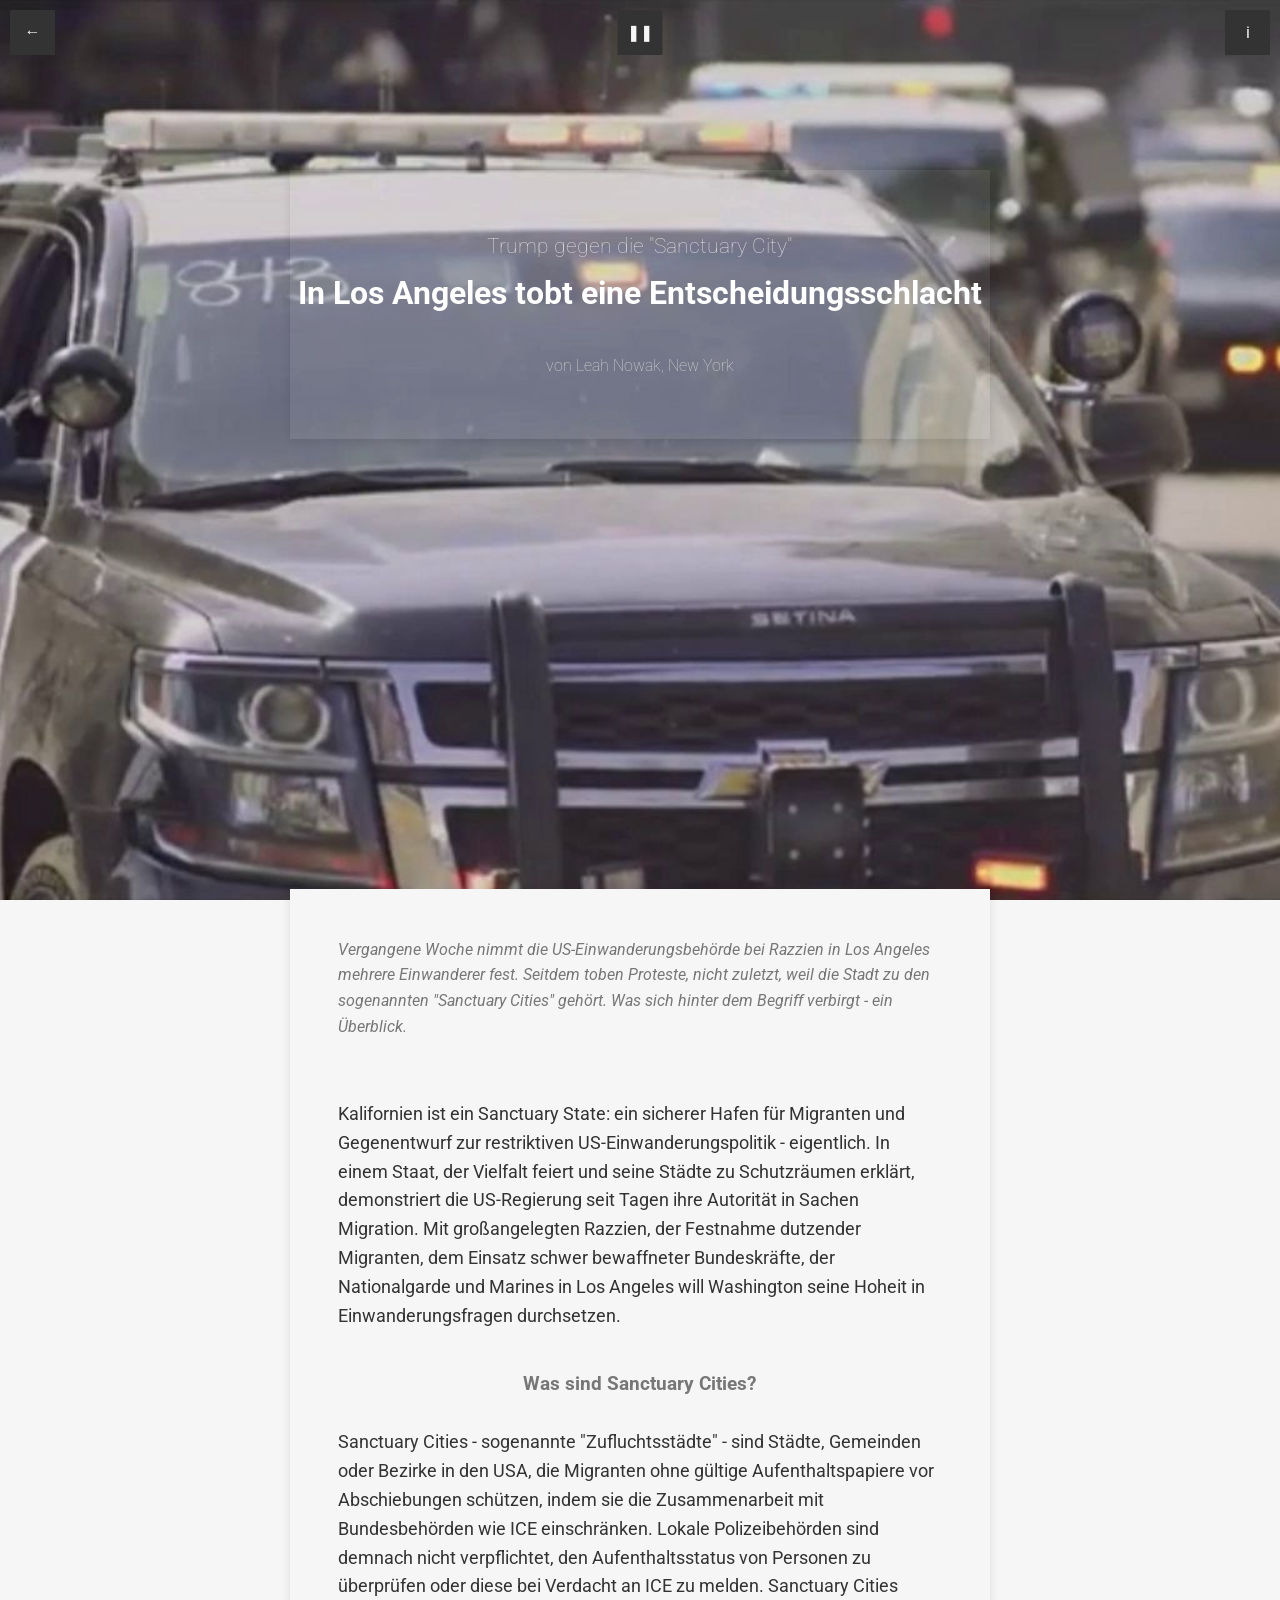
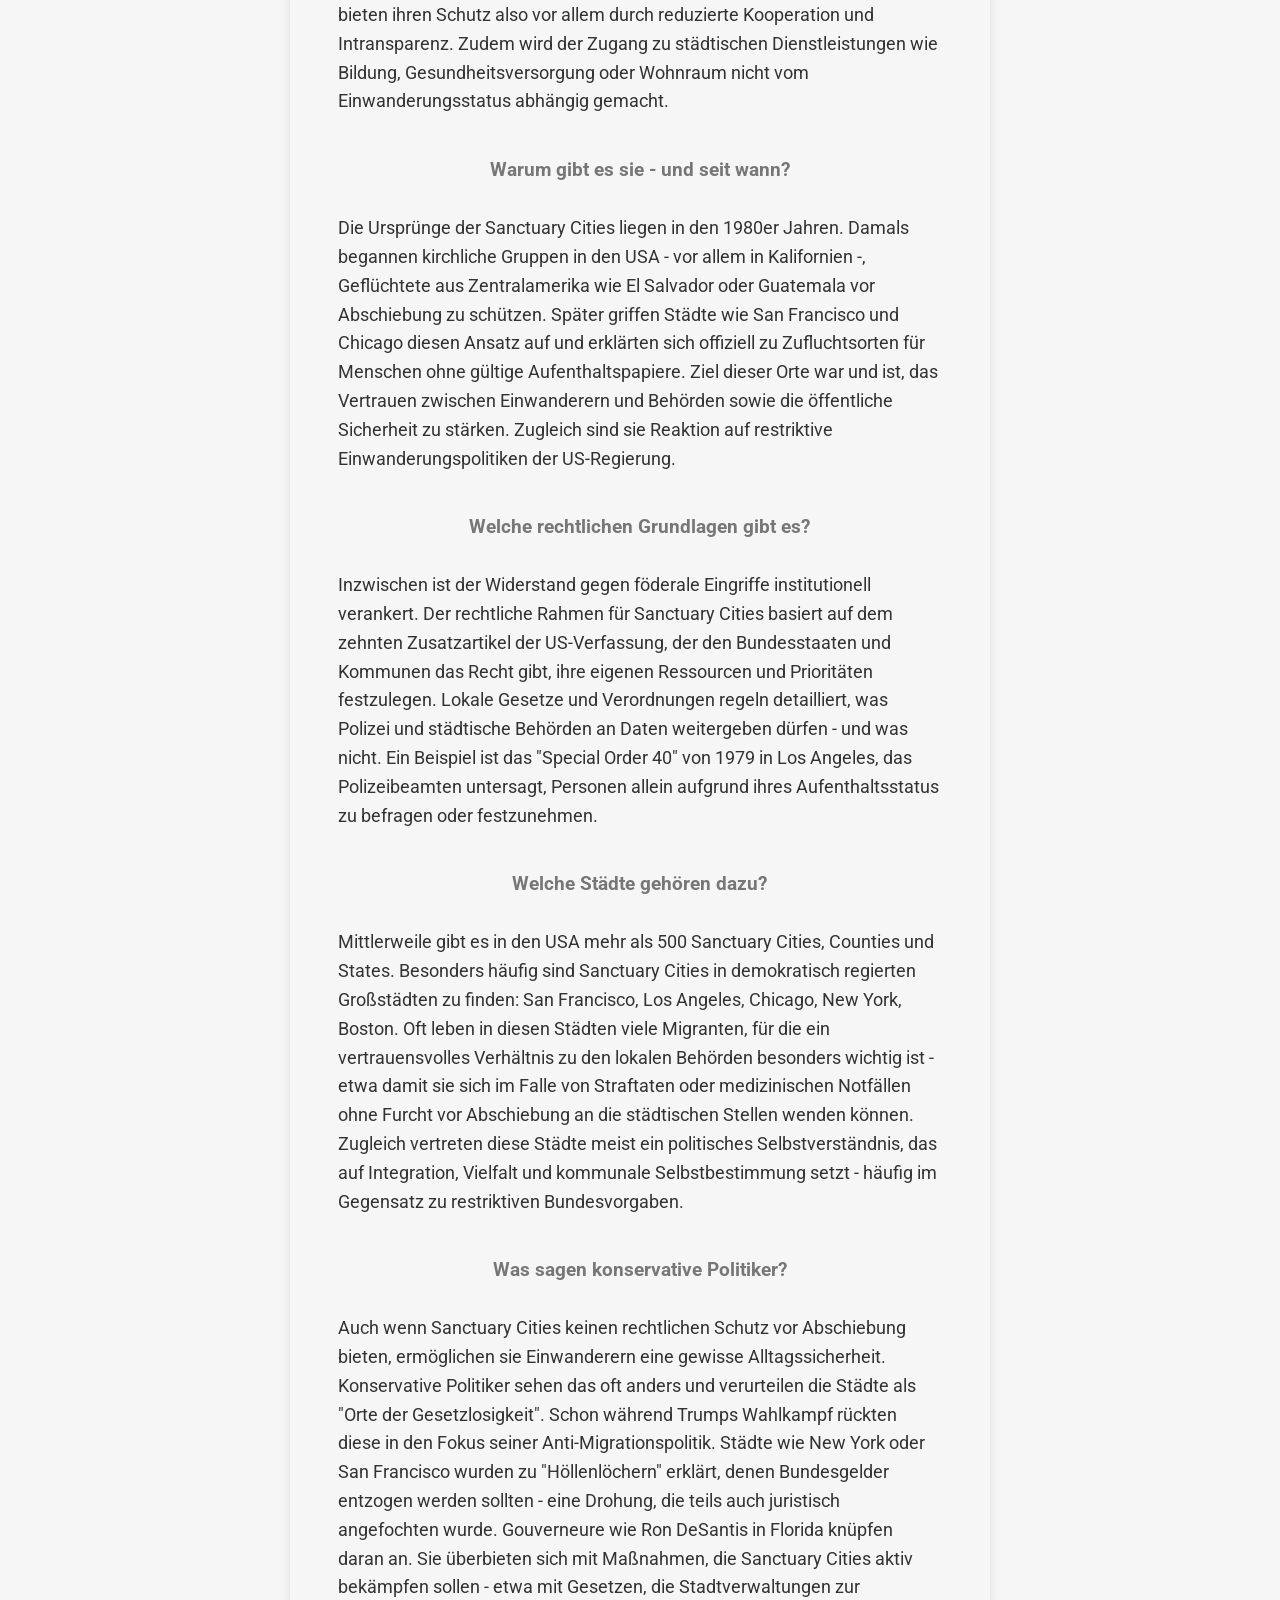
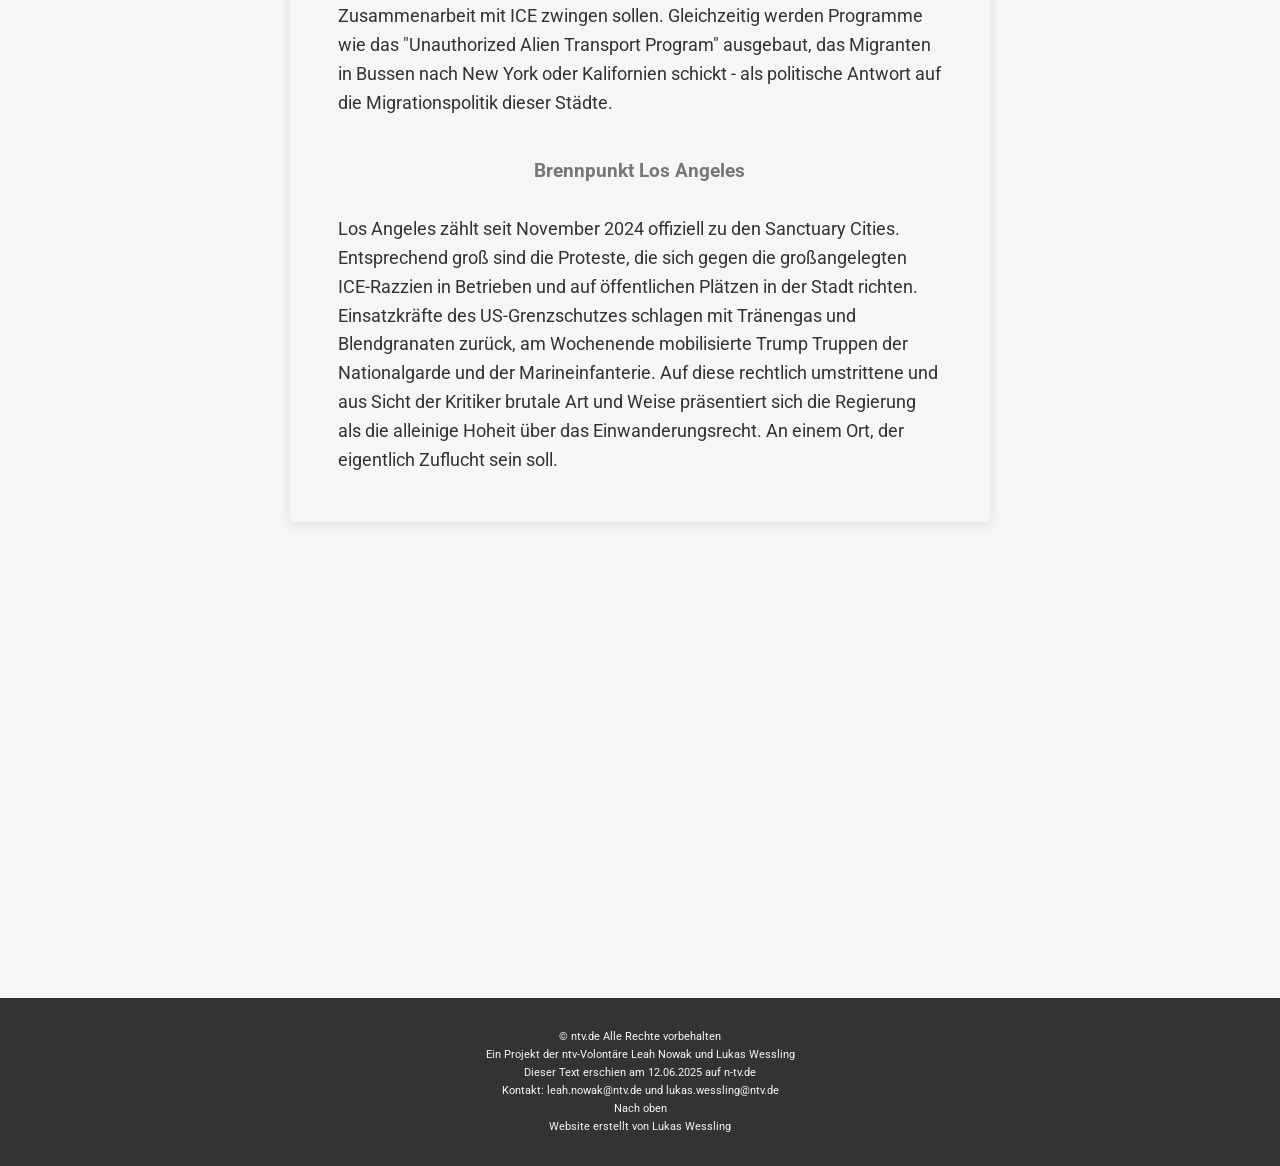
<file: gonzo03.html>
<!DOCTYPE html>
<html lang="de">
<head>
    <meta charset="UTF-8">
    <meta name="viewport" content="width=device-width, initial-scale=1.0">
    <title>Trump gegen die "Sanctuary City"</title>
    <link rel="icon" href="favicon.ico" type="image/x-icon">
    <link rel="preconnect" href="https://fonts.googleapis.com">
    <link rel="preconnect" href="https://fonts.gstatic.com" crossorigin>
    <link href="https://fonts.googleapis.com/css2?family=Dosis&family=Roboto:wght@400;700&display=swap" rel="stylesheet">
    <link rel="stylesheet" href="style.css">
</head>
<body style="--smallheader-bg: rgba(777, 777, 777, 0.07);">
    <!-- Videologik (funktioniert über videoloader.js) -->
    <script src="videoloader.js"></script>

    <!-- Videologik & Fallback -->
    <div class="video-background" 
         data-video-desktop="background_gonzo03_desktop.mp4"
         data-video-mobile="background_gonzo03_mobile.mp4"
         data-fallback-desktop="fallback_gonzo03_desktop.jpg"
         data-fallback-mobile="fallback_gonzo03_mobile.jpg">
        <!-- Fallback-Bild, wird von JS befüllt -->
        <img id="fallback-image" src="" alt="" style="position: absolute; top: 0; left: 0; width: 100%; height: 100%; object-fit: cover;">
        <!-- Video-Element, wird von JS befüllt -->
        <video id="bg-video" class="bg-video" muted loop playsinline preload="auto">
            <source id="video-source" src="" type="video/mp4">
        </video>
    </div>

    <!-- Play/Pause Button -->
    <button id="video-toggle" class="video-toggle">❚❚</button>

    <div class="header header-with-buttons">
        <a href="index.html" class="back-button">←</a>
        <a href="ueberuns.html" class="menu-toggle">i</a>
    </div>
        
    <main class="content-wrapper">
    <!-- Titel-Box -->
    <div class="content-box transparent_smallheader">
        <h2 class="transparent_secondary-title" id="secondaryTitle">Trump gegen die "Sanctuary City"</h2>
        <h1 class="transparent_main-title" id="mainTitle">In Los Angeles tobt eine Entscheidungsschlacht</h1>
        <h3 class="transparent_author-title" id="authorTitle">von Leah Nowak, New York</h3>
    </div> 
    <!-- Teaser, Inhalt -->

    <div class="content-box article-body-content">
        <p class="teaser-text">Vergangene Woche nimmt die US-Einwanderungsbehörde bei Razzien in Los Angeles mehrere Einwanderer fest. Seitdem toben Proteste, nicht zuletzt, weil die Stadt zu den sogenannten "Sanctuary Cities" gehört. Was sich hinter dem Begriff verbirgt - ein Überblick.</p>
        <br>
        <p>Kalifornien ist ein Sanctuary State: ein sicherer Hafen für Migranten und Gegenentwurf zur restriktiven US-Einwanderungspolitik - eigentlich. In einem Staat, der Vielfalt feiert und seine Städte zu Schutzräumen erklärt, demonstriert die US-Regierung seit Tagen ihre Autorität in Sachen Migration. Mit großangelegten Razzien, der Festnahme dutzender Migranten, dem Einsatz schwer bewaffneter Bundeskräfte, der Nationalgarde und Marines in Los Angeles will Washington seine Hoheit in Einwanderungsfragen durchsetzen.</p>

        <h3 class="subheading">Was sind Sanctuary Cities?</h3>
        <p>Sanctuary Cities - sogenannte "Zufluchtsstädte" - sind Städte, Gemeinden oder Bezirke in den USA, die Migranten ohne gültige Aufenthaltspapiere vor Abschiebungen schützen, indem sie die Zusammenarbeit mit Bundesbehörden wie ICE einschränken. Lokale Polizeibehörden sind demnach nicht verpflichtet, den Aufenthaltsstatus von Personen zu überprüfen oder diese bei Verdacht an ICE zu melden. Sanctuary Cities bieten ihren Schutz also vor allem durch reduzierte Kooperation und Intransparenz. Zudem wird der Zugang zu städtischen Dienstleistungen wie Bildung, Gesundheitsversorgung oder Wohnraum nicht vom Einwanderungsstatus abhängig gemacht.</p>

        <h3 class="subheading">Warum gibt es sie - und seit wann?</h3>
        <p>Die Ursprünge der Sanctuary Cities liegen in den 1980er Jahren. Damals begannen kirchliche Gruppen in den USA - vor allem in Kalifornien -, Geflüchtete aus Zentralamerika wie El Salvador oder Guatemala vor Abschiebung zu schützen. Später griffen Städte wie San Francisco und Chicago diesen Ansatz auf und erklärten sich offiziell zu Zufluchtsorten für Menschen ohne gültige Aufenthaltspapiere. Ziel dieser Orte war und ist, das Vertrauen zwischen Einwanderern und Behörden sowie die öffentliche Sicherheit zu stärken. Zugleich sind sie Reaktion auf restriktive Einwanderungspolitiken der US-Regierung.</p>

        <h3 class="subheading">Welche rechtlichen Grundlagen gibt es?</h3>
        <p>Inzwischen ist der Widerstand gegen föderale Eingriffe institutionell verankert. Der rechtliche Rahmen für Sanctuary Cities basiert auf dem zehnten Zusatzartikel der US-Verfassung, der den Bundesstaaten und Kommunen das Recht gibt, ihre eigenen Ressourcen und Prioritäten festzulegen. Lokale Gesetze und Verordnungen regeln detailliert, was Polizei und städtische Behörden an Daten weitergeben dürfen - und was nicht. Ein Beispiel ist das "Special Order 40" von 1979 in Los Angeles, das Polizeibeamten untersagt, Personen allein aufgrund ihres Aufenthaltsstatus zu befragen oder festzunehmen.</p>

        <h3 class="subheading">Welche Städte gehören dazu?</h3>
        <p>Mittlerweile gibt es in den USA mehr als 500 Sanctuary Cities, Counties und States. Besonders häufig sind Sanctuary Cities in demokratisch regierten Großstädten zu finden: San Francisco, Los Angeles, Chicago, New York, Boston. Oft leben in diesen Städten viele Migranten, für die ein vertrauensvolles Verhältnis zu den lokalen Behörden besonders wichtig ist - etwa damit sie sich im Falle von Straftaten oder medizinischen Notfällen ohne Furcht vor Abschiebung an die städtischen Stellen wenden können. Zugleich vertreten diese Städte meist ein politisches Selbstverständnis, das auf Integration, Vielfalt und kommunale Selbstbestimmung setzt - häufig im Gegensatz zu restriktiven Bundesvorgaben.</p>

        <h3 class="subheading">Was sagen konservative Politiker?</h3>
        <p>Auch wenn Sanctuary Cities keinen rechtlichen Schutz vor Abschiebung bieten, ermöglichen sie Einwanderern eine gewisse Alltagssicherheit. Konservative Politiker sehen das oft anders und verurteilen die Städte als "Orte der Gesetzlosigkeit". Schon während Trumps Wahlkampf rückten diese in den Fokus seiner Anti-Migrationspolitik. Städte wie New York oder San Francisco wurden zu "Höllenlöchern" erklärt, denen Bundesgelder entzogen werden sollten - eine Drohung, die teils auch juristisch angefochten wurde. Gouverneure wie Ron DeSantis in Florida knüpfen daran an. Sie überbieten sich mit Maßnahmen, die Sanctuary Cities aktiv bekämpfen sollen - etwa mit Gesetzen, die Stadtverwaltungen zur Zusammenarbeit mit ICE zwingen sollen. Gleichzeitig werden Programme wie das "Unauthorized Alien Transport Program" ausgebaut, das Migranten in Bussen nach New York oder Kalifornien schickt - als politische Antwort auf die Migrationspolitik dieser Städte.</p>

        <h3 class="subheading">Brennpunkt Los Angeles</h3>
        <p>Los Angeles zählt seit November 2024 offiziell zu den Sanctuary Cities. Entsprechend groß sind die Proteste, die sich gegen die großangelegten ICE-Razzien in Betrieben und auf öffentlichen Plätzen in der Stadt richten. Einsatzkräfte des US-Grenzschutzes schlagen mit Tränengas und Blendgranaten zurück, am Wochenende mobilisierte Trump Truppen der Nationalgarde und der Marineinfanterie. Auf diese rechtlich umstrittene und aus Sicht der Kritiker brutale Art und Weise präsentiert sich die Regierung als die alleinige Hoheit über das Einwanderungsrecht. An einem Ort, der eigentlich Zuflucht sein soll.</p>
    </div>
    </main>

    <footer>
        <p> <a href="https://www.n-tv.de/ntvintern/Impressum-id6405904.html">© ntv.de Alle Rechte vorbehalten</a></p>
        <p> <a href="ueberuns.html">Ein Projekt der ntv-Volontäre Leah Nowak und Lukas Wessling</a></p>         
        <p><a href="https://www.n-tv.de/politik/Trump-gegen-die-Sanctuary-City-article25910468.html">Dieser Text erschien am 12.06.2025 auf n-tv.de</a></p>
        <p>Kontakt: <a href="mailto:leah.nowak@ntv.de">leah.nowak@ntv.de</a> und <a href="mailto:lukas.wessling@ntv.de">lukas.wessling@ntv.de</a></p>
        <p> <a href="#top">Nach oben</a></p>
        <p> Website erstellt von Lukas Wessling</p>
    </footer>
</body>
</html>
</file>
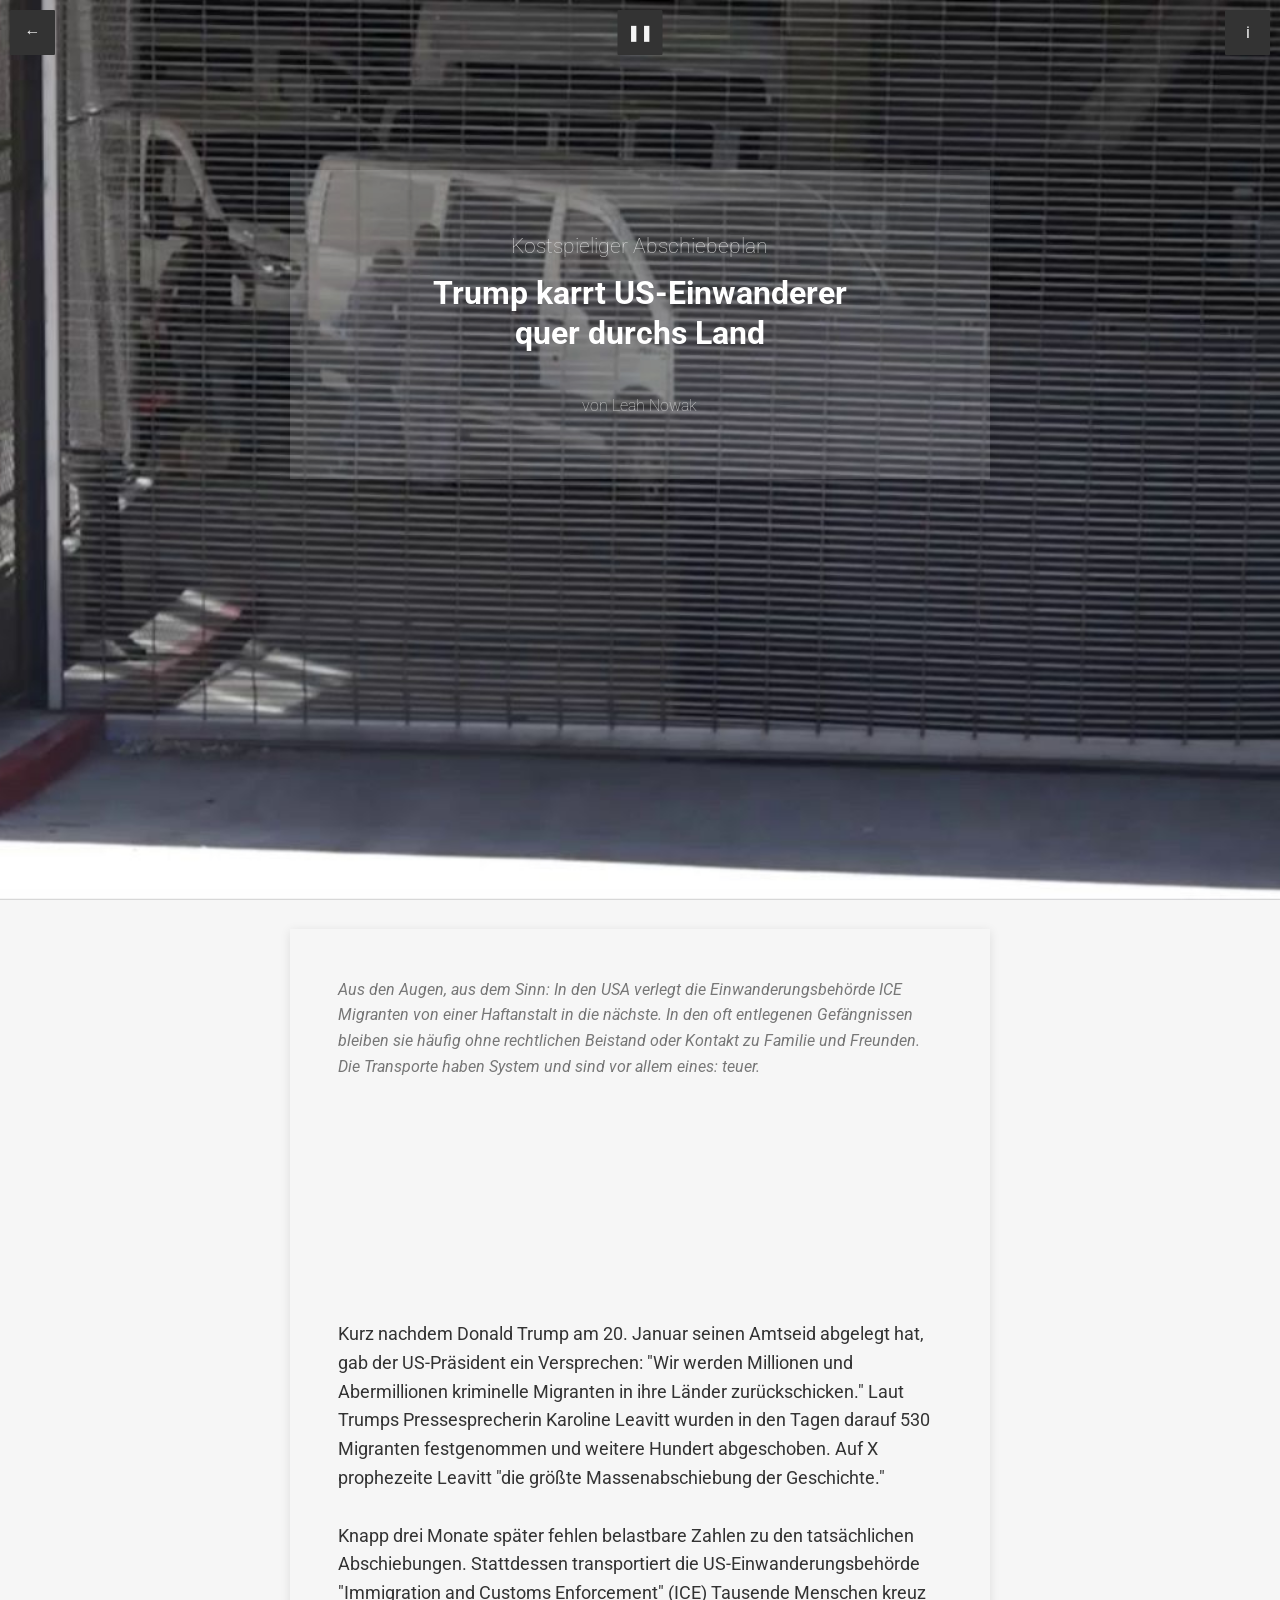
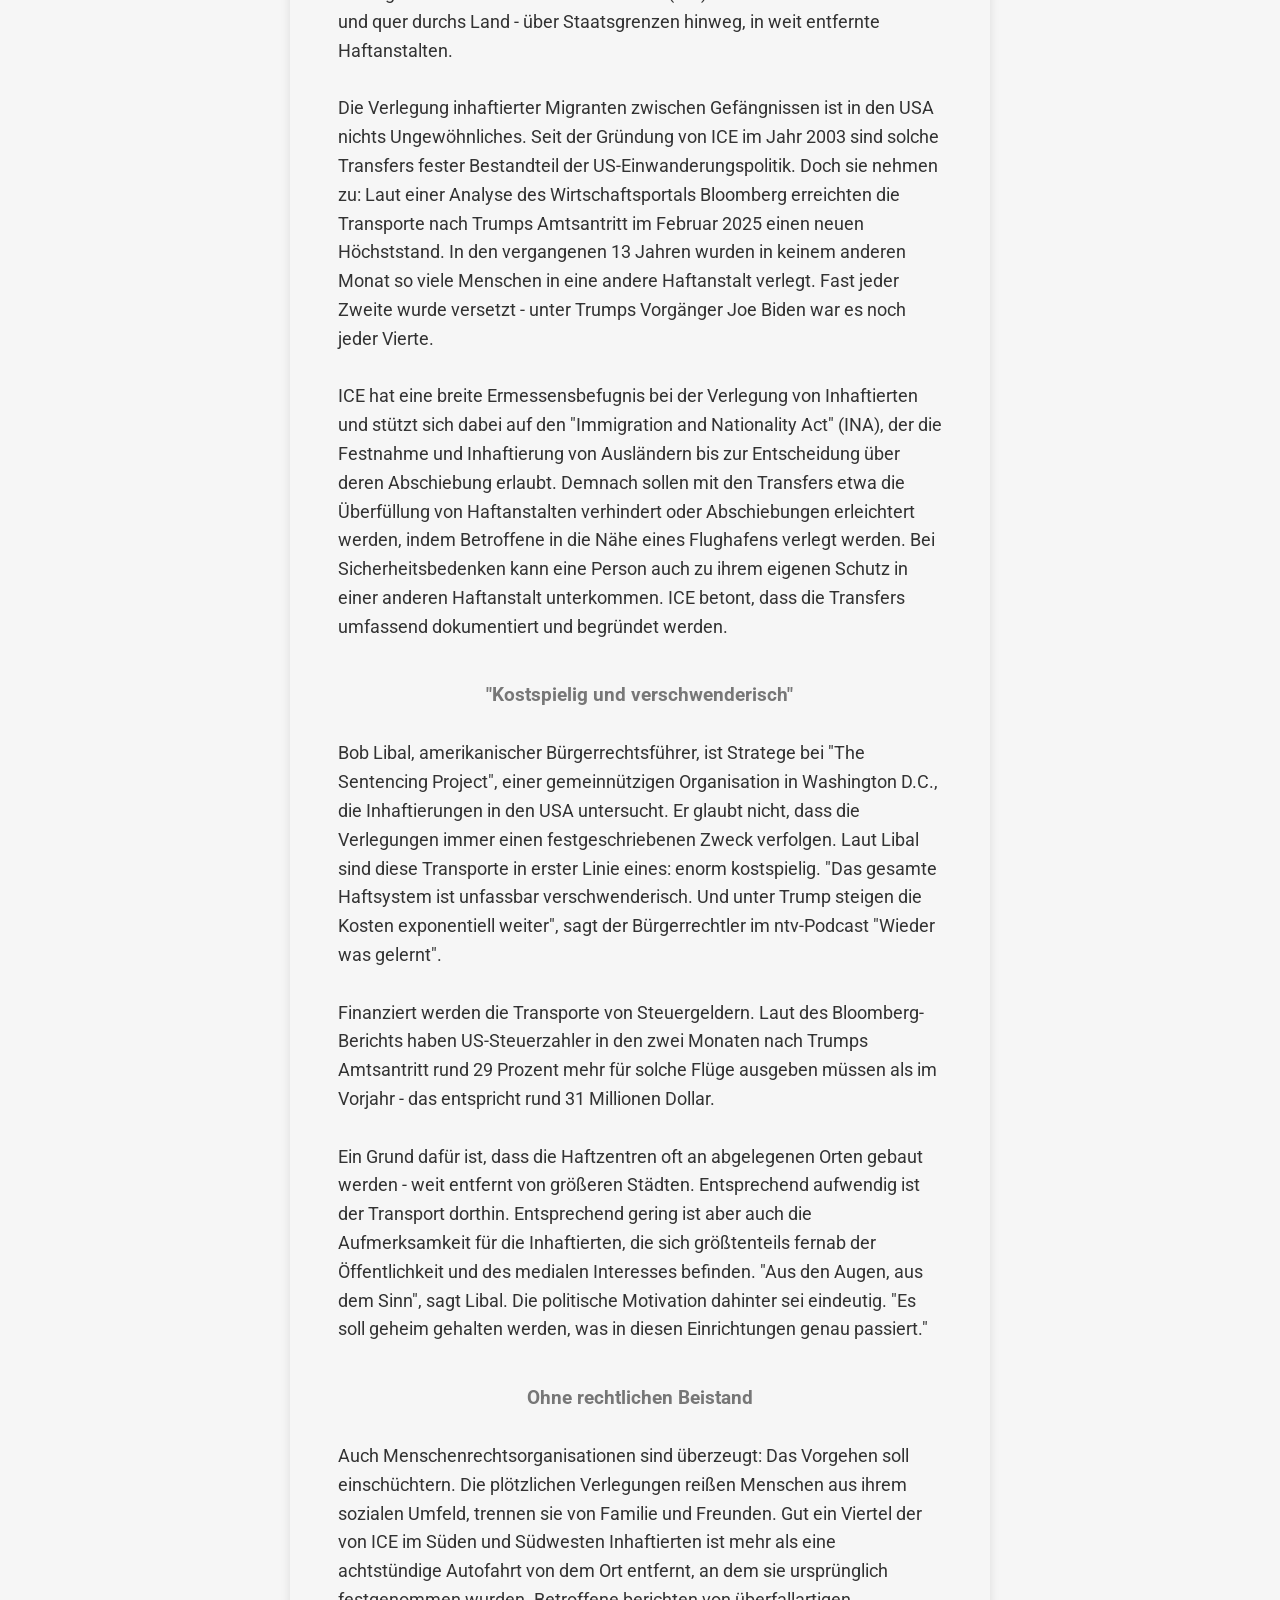
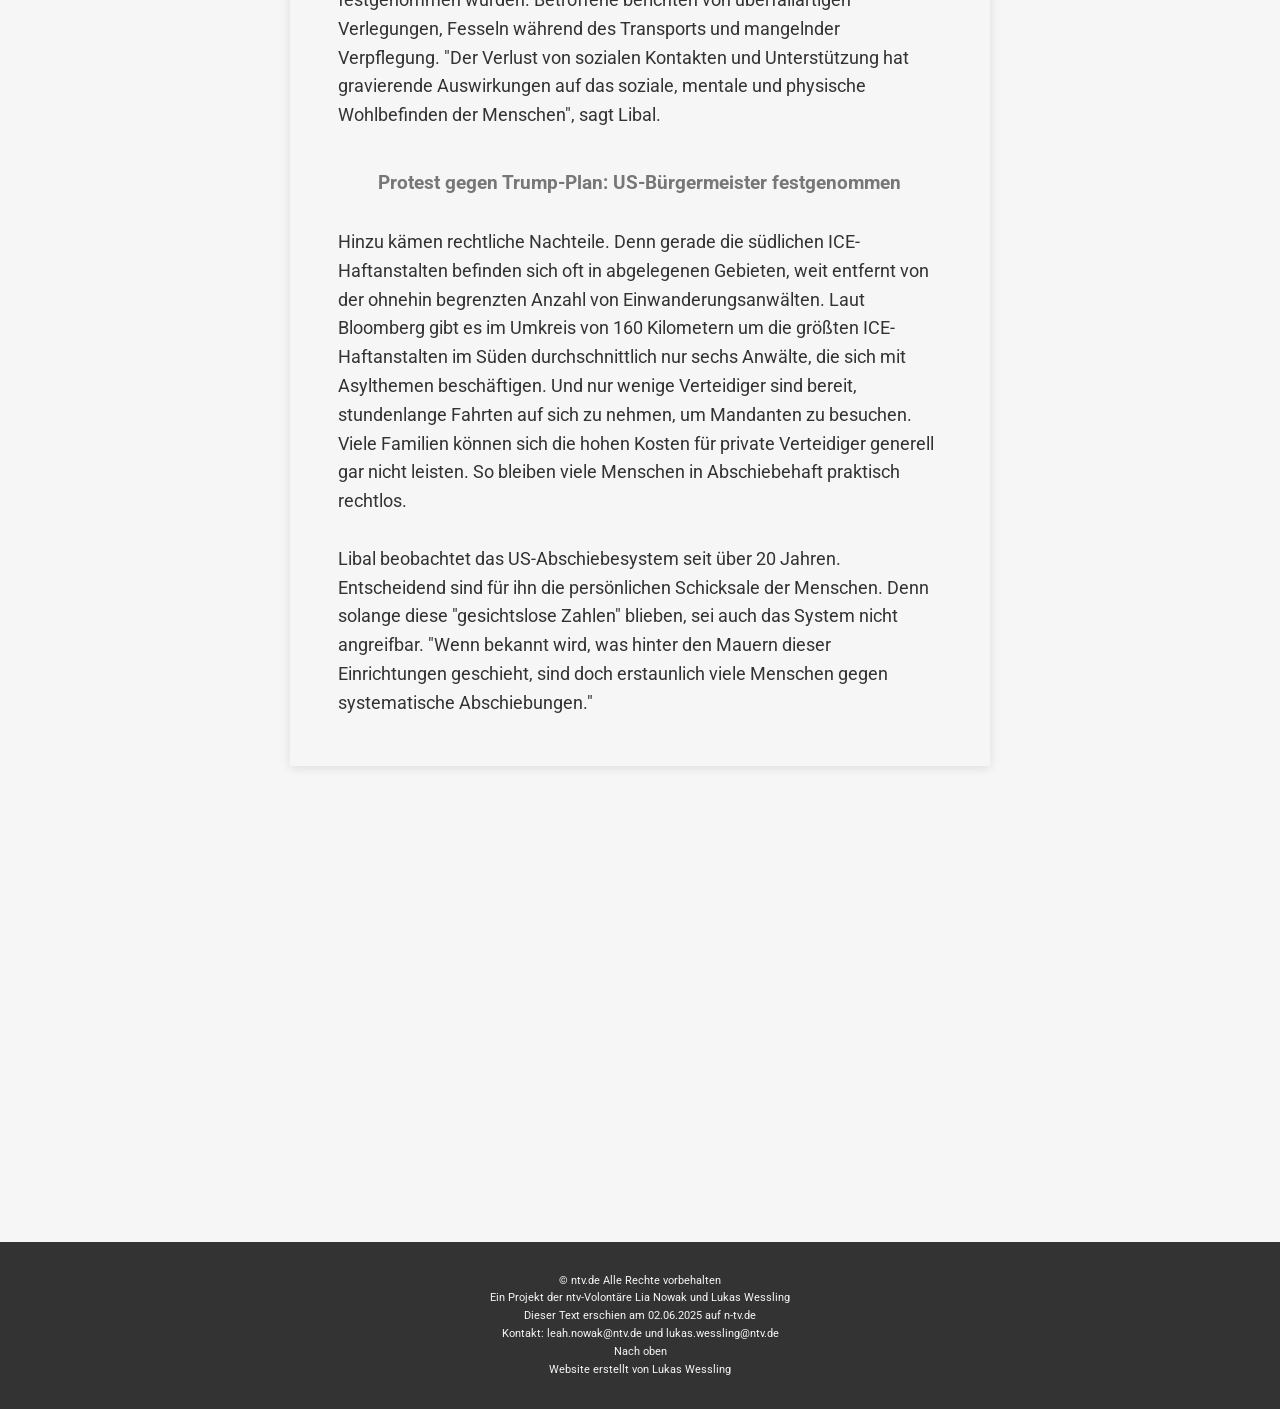
<file: gonzo04.html>
<!DOCTYPE html>
<html lang="de">
<head>
    <meta charset="UTF-8">
    <meta name="viewport" content="width=device-width, initial-scale=1.0">
    <title>Kostspieliger Abschiebeplan</title>
    <link rel="icon" href="favicon.ico" type="image/x-icon">
    <link rel="preconnect" href="https://fonts.googleapis.com">
    <link rel="preconnect" href="https://fonts.gstatic.com" crossorigin>
    <link href="https://fonts.googleapis.com/css2?family=Dosis&family=Roboto:wght@400;700&display=swap" rel="stylesheet">
    <link rel="stylesheet" href="style.css">
</head>
<body style="--smallheader-bg: rgba(777, 777, 777, 0.15);">
    <!-- Videologik (funktioniert über videoloader.js) -->
    <script src="videoloader.js"></script>

    <!-- Videologik & Fallback -->
    <div class="video-background" 
         data-video-desktop="background_gonzo04_desktop.mp4"
         data-video-mobile="background_gonzo04_mobile.mp4"
         data-fallback-desktop="fallback_gonzo04_desktop.jpg"
         data-fallback-mobile="fallback_gonzo04_mobile.jpg">
        <!-- Fallback-Bild, wird von JS befüllt -->
        <img id="fallback-image" src="" alt="" style="position: absolute; top: 0; left: 0; width: 100%; height: 100%; object-fit: cover;">
        <!-- Video-Element, wird von JS befüllt -->
        <video id="bg-video" class="bg-video" muted loop playsinline preload="auto">
            <source id="video-source" src="" type="video/mp4">
        </video>
    </div>

    <!-- Play/Pause Button -->
    <button id="video-toggle" class="video-toggle">❚❚</button>

<div class="header header-with-buttons">
        <a href="index.html" class="back-button">←</a>
        <a href="ueberuns.html" class="menu-toggle">i</a>
    </div> 
        
    <main class="content-wrapper">
    <!-- Titel-Box -->
    <div class="content-box transparent_smallheader">
        <h2 class="transparent_secondary-title" id="secondaryTitle">Kostspieliger Abschiebeplan</h2>
        <h1 class="transparent_main-title" id="mainTitle">Trump karrt US-Einwanderer <br>quer durchs Land</h1>
        <h3 class="transparent_author-title" id="authorTitle">von Leah Nowak</h3>
    </div> 
    <!-- Teaser, Inhalt -->

    <div class="content-box article-body-content">
        <p class="teaser-text">Aus den Augen, aus dem Sinn: In den USA verlegt die Einwanderungsbehörde ICE Migranten von einer Haftanstalt in die nächste. In den oft entlegenen Gefängnissen bleiben sie häufig ohne rechtlichen Beistand oder Kontakt zu Familie und Freunden. Die Transporte haben System und sind vor allem eines: teuer.</p>
        
        <iframe data-testid="embed-iframe" style="border-radius:12px; margin-bottom: 2rem; margin-top: 1rem; width: 100%;" src="https://open.spotify.com/embed/episode/0lEElPJq1I9PBKmG6v7OpE?utm_source=generator&theme=0&t=0" height="152" frameBorder="0" allowfullscreen="" allow="autoplay; clipboard-write; encrypted-media; fullscreen; picture-in-picture" loading="lazy"></iframe>
        
        <p>Kurz nachdem Donald Trump am 20. Januar seinen Amtseid abgelegt hat, gab der US-Präsident ein Versprechen: "Wir werden Millionen und Abermillionen kriminelle Migranten in ihre Länder zurückschicken." Laut Trumps Pressesprecherin Karoline Leavitt wurden in den Tagen darauf 530 Migranten festgenommen und weitere Hundert abgeschoben. Auf X prophezeite Leavitt "die größte Massenabschiebung der Geschichte."</p>
        <br>
        <p>Knapp drei Monate später fehlen belastbare Zahlen zu den tatsächlichen Abschiebungen. Stattdessen transportiert die US-Einwanderungsbehörde "Immigration and Customs Enforcement" (ICE) Tausende Menschen kreuz und quer durchs Land - über Staatsgrenzen hinweg, in weit entfernte Haftanstalten.</p>
        <br>
        <p>Die Verlegung inhaftierter Migranten zwischen Gefängnissen ist in den USA nichts Ungewöhnliches. Seit der Gründung von ICE im Jahr 2003 sind solche Transfers fester Bestandteil der US-Einwanderungspolitik. Doch sie nehmen zu: Laut einer Analyse des Wirtschaftsportals Bloomberg erreichten die Transporte nach Trumps Amtsantritt im Februar 2025 einen neuen Höchststand. In den vergangenen 13 Jahren wurden in keinem anderen Monat so viele Menschen in eine andere Haftanstalt verlegt. Fast jeder Zweite wurde versetzt - unter Trumps Vorgänger Joe Biden war es noch jeder Vierte.</p>
        <br>
        <p>ICE hat eine breite Ermessensbefugnis bei der Verlegung von Inhaftierten und stützt sich dabei auf den "Immigration and Nationality Act" (INA), der die Festnahme und Inhaftierung von Ausländern bis zur Entscheidung über deren Abschiebung erlaubt. Demnach sollen mit den Transfers etwa die Überfüllung von Haftanstalten verhindert oder Abschiebungen erleichtert werden, indem Betroffene in die Nähe eines Flughafens verlegt werden. Bei Sicherheitsbedenken kann eine Person auch zu ihrem eigenen Schutz in einer anderen Haftanstalt unterkommen. ICE betont, dass die Transfers umfassend dokumentiert und begründet werden.</p>

        <h3 class="subheading">"Kostspielig und verschwenderisch"</h3>
        <p>Bob Libal, amerikanischer Bürgerrechtsführer, ist Stratege bei "The Sentencing Project", einer gemeinnützigen Organisation in Washington D.C., die Inhaftierungen in den USA untersucht. Er glaubt nicht, dass die Verlegungen immer einen festgeschriebenen Zweck verfolgen. Laut Libal sind diese Transporte in erster Linie eines: enorm kostspielig. "Das gesamte Haftsystem ist unfassbar verschwenderisch. Und unter Trump steigen die Kosten exponentiell weiter", sagt der Bürgerrechtler im ntv-Podcast "Wieder was gelernt".</p>
        <br>
        <p>Finanziert werden die Transporte von Steuergeldern. Laut des Bloomberg-Berichts haben US-Steuerzahler in den zwei Monaten nach Trumps Amtsantritt rund 29 Prozent mehr für solche Flüge ausgeben müssen als im Vorjahr - das entspricht rund 31 Millionen Dollar.</p>
        <br>
        <p>Ein Grund dafür ist, dass die Haftzentren oft an abgelegenen Orten gebaut werden - weit entfernt von größeren Städten. Entsprechend aufwendig ist der Transport dorthin. Entsprechend gering ist aber auch die Aufmerksamkeit für die Inhaftierten, die sich größtenteils fernab der Öffentlichkeit und des medialen Interesses befinden. "Aus den Augen, aus dem Sinn", sagt Libal. Die politische Motivation dahinter sei eindeutig. "Es soll geheim gehalten werden, was in diesen Einrichtungen genau passiert."</p>

        <h3 class="subheading">Ohne rechtlichen Beistand</h3>
        <p>Auch Menschenrechtsorganisationen sind überzeugt: Das Vorgehen soll einschüchtern. Die plötzlichen Verlegungen reißen Menschen aus ihrem sozialen Umfeld, trennen sie von Familie und Freunden. Gut ein Viertel der von ICE im Süden und Südwesten Inhaftierten ist mehr als eine achtstündige Autofahrt von dem Ort entfernt, an dem sie ursprünglich festgenommen wurden. Betroffene berichten von überfallartigen Verlegungen, Fesseln während des Transports und mangelnder Verpflegung. "Der Verlust von sozialen Kontakten und Unterstützung hat gravierende Auswirkungen auf das soziale, mentale und physische Wohlbefinden der Menschen", sagt Libal.</p>
        
        <h3 class="subheading">Protest gegen Trump-Plan: US-Bürgermeister festgenommen</h3>
        <p>Hinzu kämen rechtliche Nachteile. Denn gerade die südlichen ICE-Haftanstalten befinden sich oft in abgelegenen Gebieten, weit entfernt von der ohnehin begrenzten Anzahl von Einwanderungsanwälten. Laut Bloomberg gibt es im Umkreis von 160 Kilometern um die größten ICE-Haftanstalten im Süden durchschnittlich nur sechs Anwälte, die sich mit Asylthemen beschäftigen. Und nur wenige Verteidiger sind bereit, stundenlange Fahrten auf sich zu nehmen, um Mandanten zu besuchen. Viele Familien können sich die hohen Kosten für private Verteidiger generell gar nicht leisten. So bleiben viele Menschen in Abschiebehaft praktisch rechtlos.</p>
        <br>
        <p>Libal beobachtet das US-Abschiebesystem seit über 20 Jahren. Entscheidend sind für ihn die persönlichen Schicksale der Menschen. Denn solange diese "gesichtslose Zahlen" blieben, sei auch das System nicht angreifbar. "Wenn bekannt wird, was hinter den Mauern dieser Einrichtungen geschieht, sind doch erstaunlich viele Menschen gegen systematische Abschiebungen."</p>
    </div>
    </main>

    <script>
        // Menü ein-/ausklappen
        function toggleMenu() {
            const menu = document.getElementById('menu');
            menu.classList.toggle('active');
        }

        // Menü schließen wenn außerhalb geklickt wird
        document.addEventListener('click', function(event) {
            const menu = document.getElementById('menu');
            const menuToggle = document.querySelector('.menu-toggle');
            
            if (!menu.contains(event.target) && !menuToggle.contains(event.target)) {
                menu.classList.remove('active');
            }
        });

    </script>
    <footer>
        <p> <a href="https://www.n-tv.de/ntvintern/Impressum-id6405904.html">© ntv.de Alle Rechte vorbehalten</a></p>
        <p> <a href="ueberuns.html">Ein Projekt der ntv-Volontäre Lia Nowak und Lukas Wessling</a></p>         
        <p><a href="https://www.n-tv.de/politik/Trump-karrt-US-Einwanderer-quer-durchs-Land-article25910469.html">Dieser Text erschien am 02.06.2025 auf n-tv.de</a></p>
        <p>Kontakt: <a href="mailto:leah.nowak@ntv.de">leah.nowak@ntv.de</a> und <a href="mailto:lukas.wessling@ntv.de">lukas.wessling@ntv.de</a></p>
        <p> <a href="#top">Nach oben</a></p>
        <p> Website erstellt von Lukas Wessling</p>
    </footer>
</body>
</html>
</file>
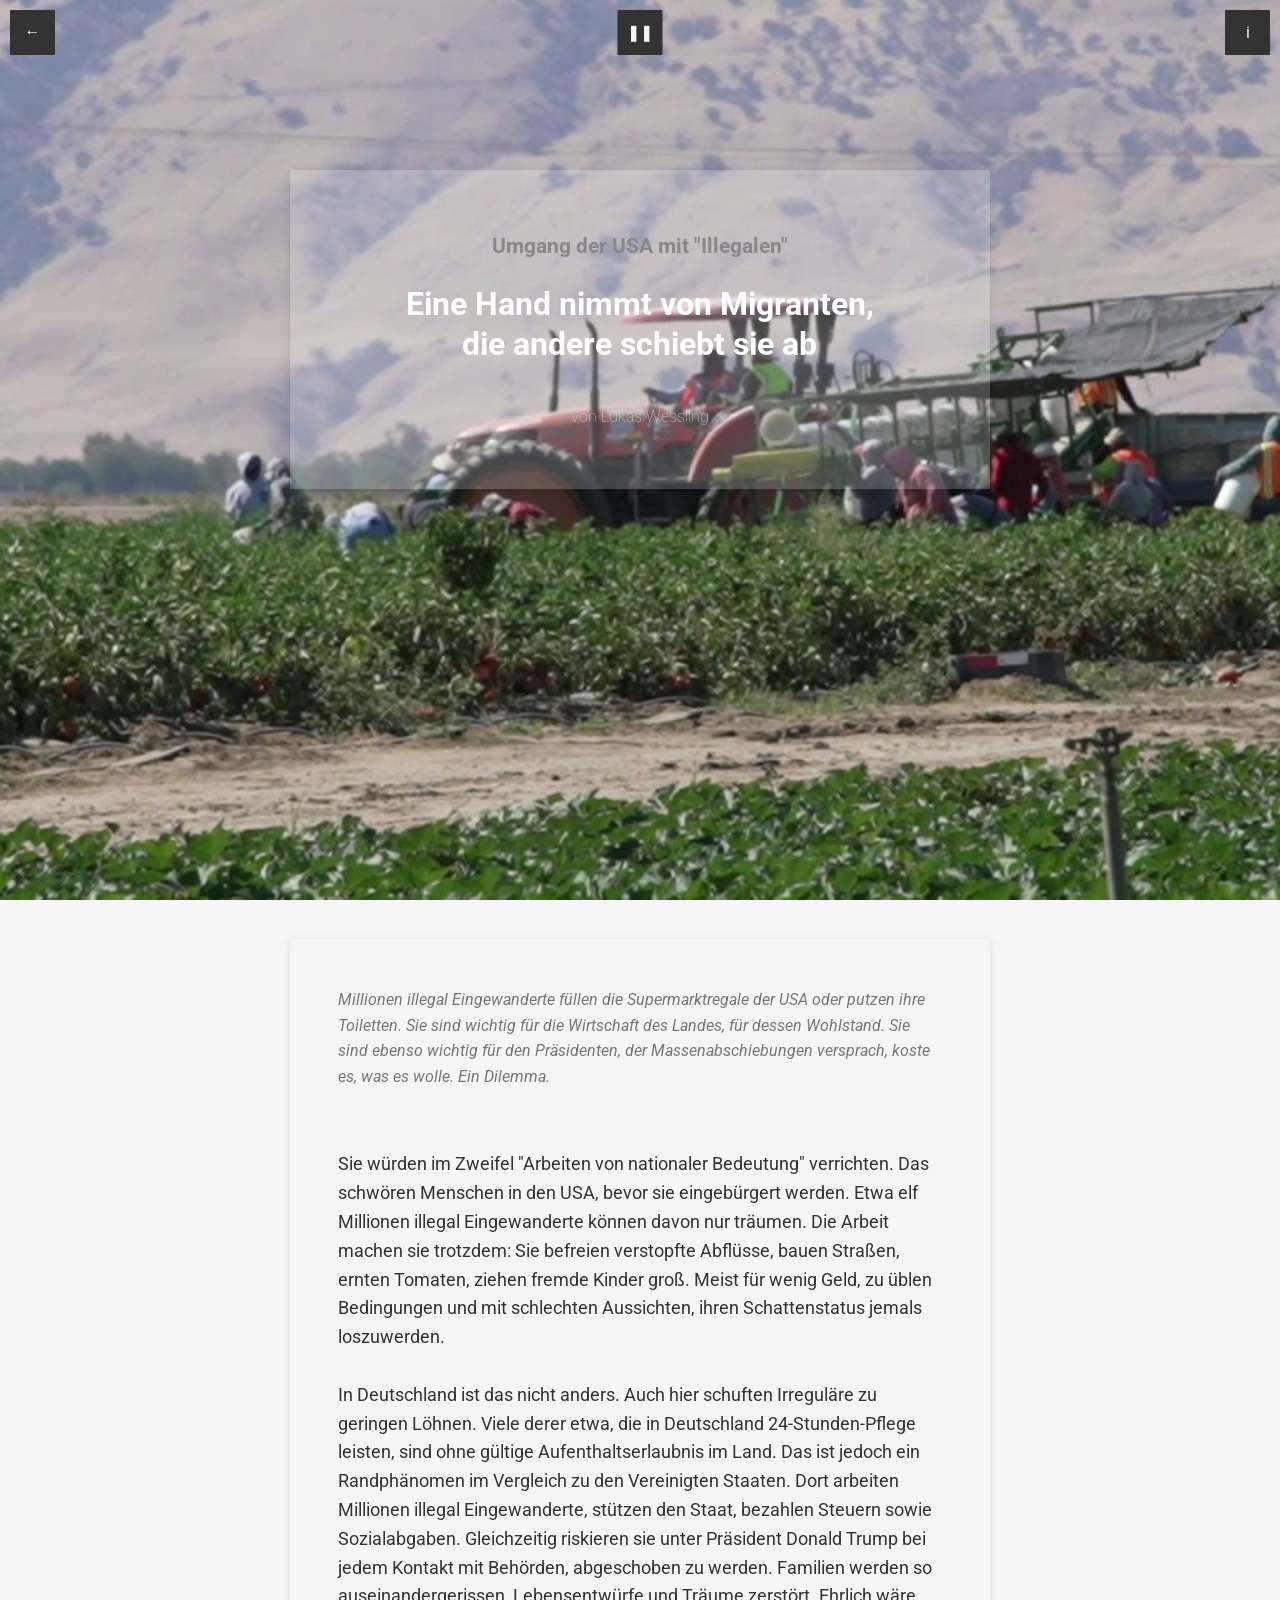
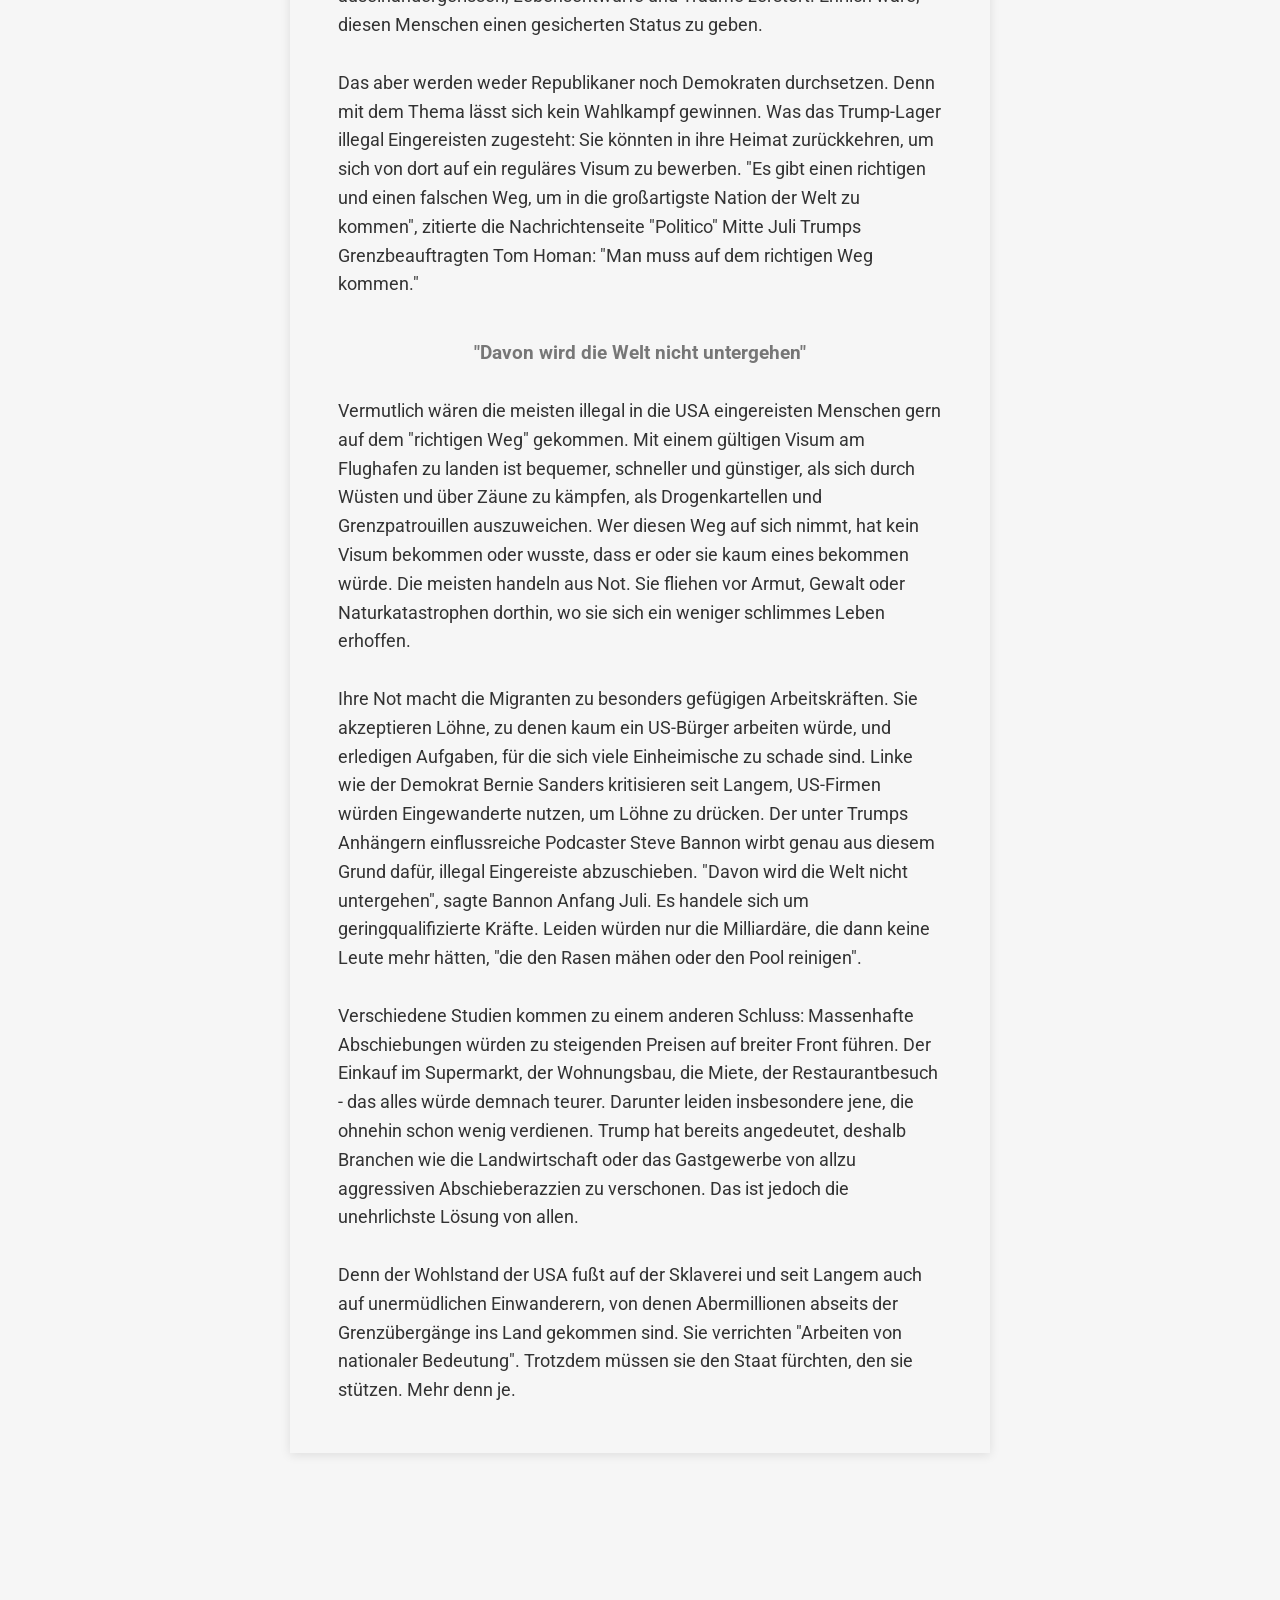
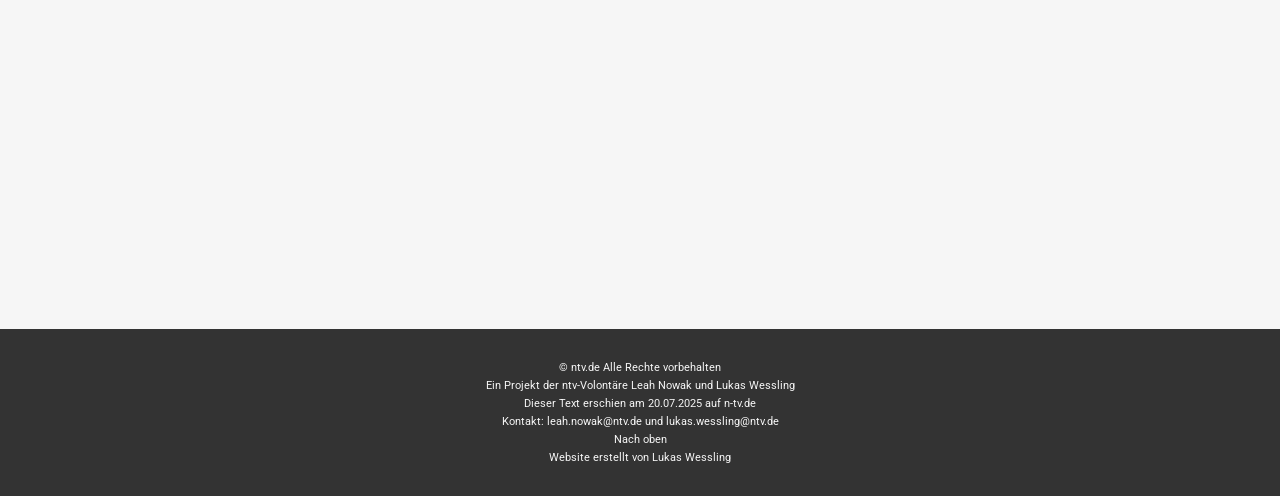
<file: lokus01.html>
<!DOCTYPE html>
<html lang="de">
<head>
    <meta charset="UTF-8">
    <meta name="viewport" content="width=device-width, initial-scale=1.0">
    <title>Eine Hand nimmt von Migranten, die andere schiebt sie ab</title>
    <link rel="icon" href="favicon.ico" type="image/x-icon">
    <link rel="preconnect" href="https://fonts.googleapis.com">
    <link rel="preconnect" href="https://fonts.gstatic.com" crossorigin>
    <link href="https://fonts.googleapis.com/css2?family=Dosis&family=Roboto:wght@400;700&display=swap" rel="stylesheet">
    <link rel="stylesheet" href="style.css">
</head>
<body style="--smallheader-bg: rgba(777, 777, 777, 0.2);">
    <!-- Videologik (funktioniert über videoloader.js) -->
    <script src="videoloader.js"></script>

    <!-- Videologik & Fallback -->
    <div class="video-background" 
         data-video-desktop="background_lokus01_desktop.mp4"
         data-video-mobile="background_lokus01_mobile.mp4"
         data-fallback-desktop="fallback_lokus01_desktop.jpg"
         data-fallback-mobile="fallback_lokus01_mobile.jpg">
        <!-- Fallback-Bild, wird von JS befüllt -->
        <img id="fallback-image" src="" alt="" style="position: absolute; top: 0; left: 0; width: 100%; height: 100%; object-fit: cover;">
        <!-- Video-Element, wird von JS befüllt -->
        <video id="bg-video" class="bg-video" muted loop playsinline preload="auto">
            <source id="video-source" src="" type="video/mp4">
        </video>
    </div>
    
    <!-- Play/Pause Button -->
    <button id="video-toggle" class="video-toggle">❚❚</button>

    <div class="header header-with-buttons">
        <a href="index.html" class="back-button">←</a>
        <a href="ueberuns.html" class="menu-toggle">i</a>
        </div> 
        
    <main class="content-wrapper">
    <!-- Titel-Box -->
    <div class="content-box transparent_smallheader" onclick="window.location.href='ueberuns.html'">
        <h2 class="secondary-title" id="secondaryTitle">Umgang der USA mit "Illegalen"</h2>
        <h1 class="transparent_main-title" id="mainTitle">Eine Hand nimmt von Migranten, <br>die andere schiebt sie ab</h1>
        <h3 class="transparent_author-title" id="authorTitle">von Lukas Wessling</h3>
    </div> 
    <!-- Teaser, Inhalt -->

    <div class="content-box article-body-content">
        <p class="teaser-text">Millionen illegal Eingewanderte füllen die Supermarktregale der USA oder putzen ihre Toiletten. Sie sind wichtig für die Wirtschaft des Landes, für dessen Wohlstand. Sie sind ebenso wichtig für den Präsidenten, der Massenabschiebungen versprach, koste es, was es wolle. Ein Dilemma.</p>
        <br>
        <p>Sie würden im Zweifel "Arbeiten von nationaler Bedeutung" verrichten. Das schwören Menschen in den USA, bevor sie eingebürgert werden. Etwa elf Millionen illegal Eingewanderte können davon nur träumen. Die Arbeit machen sie trotzdem: Sie befreien verstopfte Abflüsse, bauen Straßen, ernten Tomaten, ziehen fremde Kinder groß. Meist für wenig Geld, zu üblen Bedingungen und mit schlechten Aussichten, ihren Schattenstatus jemals loszuwerden.</p>
        <br>
        <p>In Deutschland ist das nicht anders. Auch hier schuften Irreguläre zu geringen Löhnen. Viele derer etwa, die in Deutschland 24-Stunden-Pflege leisten, sind ohne gültige Aufenthaltserlaubnis im Land. Das ist jedoch ein Randphänomen im Vergleich zu den Vereinigten Staaten. Dort arbeiten Millionen illegal Eingewanderte, stützen den Staat, bezahlen Steuern sowie Sozialabgaben. Gleichzeitig riskieren sie unter Präsident Donald Trump bei jedem Kontakt mit Behörden, abgeschoben zu werden. Familien werden so auseinandergerissen, Lebensentwürfe und Träume zerstört. Ehrlich wäre, diesen Menschen einen gesicherten Status zu geben.</p>
        <br>
        <p>Das aber werden weder Republikaner noch Demokraten durchsetzen. Denn mit dem Thema lässt sich kein Wahlkampf gewinnen. Was das Trump-Lager illegal Eingereisten zugesteht: Sie könnten in ihre Heimat zurückkehren, um sich von dort auf ein reguläres Visum zu bewerben. "Es gibt einen richtigen und einen falschen Weg, um in die großartigste Nation der Welt zu kommen", zitierte die Nachrichtenseite "Politico" Mitte Juli Trumps Grenzbeauftragten Tom Homan: "Man muss auf dem richtigen Weg kommen."</p>
        
        <h3 class="subheading">"Davon wird die Welt nicht untergehen"</h3>
        
        <p>Vermutlich wären die meisten illegal in die USA eingereisten Menschen gern auf dem "richtigen Weg" gekommen. Mit einem gültigen Visum am Flughafen zu landen ist bequemer, schneller und günstiger, als sich durch Wüsten und über Zäune zu kämpfen, als Drogenkartellen und Grenzpatrouillen auszuweichen. Wer diesen Weg auf sich nimmt, hat kein Visum bekommen oder wusste, dass er oder sie kaum eines bekommen würde. Die meisten handeln aus Not. Sie fliehen vor Armut, Gewalt oder Naturkatastrophen dorthin, wo sie sich ein weniger schlimmes Leben erhoffen.</p>
        <br>
        <p>Ihre Not macht die Migranten zu besonders gefügigen Arbeitskräften. Sie akzeptieren Löhne, zu denen kaum ein US-Bürger arbeiten würde, und erledigen Aufgaben, für die sich viele Einheimische zu schade sind. Linke wie der Demokrat Bernie Sanders kritisieren seit Langem, US-Firmen würden Eingewanderte nutzen, um Löhne zu drücken. Der unter Trumps Anhängern einflussreiche Podcaster Steve Bannon wirbt genau aus diesem Grund dafür, illegal Eingereiste abzuschieben. "Davon wird die Welt nicht untergehen", sagte Bannon Anfang Juli. Es handele sich um geringqualifizierte Kräfte. Leiden würden nur die Milliardäre, die dann keine Leute mehr hätten, "die den Rasen mähen oder den Pool reinigen".</p>
        <br>
        <p>Verschiedene Studien kommen zu einem anderen Schluss: Massenhafte Abschiebungen würden zu steigenden Preisen auf breiter Front führen. Der Einkauf im Supermarkt, der Wohnungsbau, die Miete, der Restaurantbesuch - das alles würde demnach teurer. Darunter leiden insbesondere jene, die ohnehin schon wenig verdienen. Trump hat bereits angedeutet, deshalb Branchen wie die Landwirtschaft oder das Gastgewerbe von allzu aggressiven Abschieberazzien zu verschonen. Das ist jedoch die unehrlichste Lösung von allen.</p>
        <br>
        <p>Denn der Wohlstand der USA fußt auf der Sklaverei und seit Langem auch auf unermüdlichen Einwanderern, von denen Abermillionen abseits der Grenzübergänge ins Land gekommen sind. Sie verrichten "Arbeiten von nationaler Bedeutung". Trotzdem müssen sie den Staat fürchten, den sie stützen. Mehr denn je.</p>
    </div>
    </main>

    <footer>
        <p> <a href="https://www.n-tv.de/ntvintern/Impressum-id6405904.html">© ntv.de Alle Rechte vorbehalten</a></p>
        <p> <a href="ueberuns.html">Ein Projekt der ntv-Volontäre Leah Nowak und Lukas Wessling</a></p>         
        <p><a href="https://www.n-tv.de/politik/Eine-Hand-nimmt-von-Migranten-die-andere-schiebt-sie-ab-article25910466.html">Dieser Text erschien am 20.07.2025 auf n-tv.de</a></p>
        <p>Kontakt: <a href="mailto:leah.nowak@ntv.de">leah.nowak@ntv.de</a> und <a href="mailto:lukas.wessling@ntv.de">lukas.wessling@ntv.de</a></p>
        <p> <a href="#top">Nach oben</a></p>
        <p> Website erstellt von Lukas Wessling</p>
    </footer>
</body>
</html>
</file>
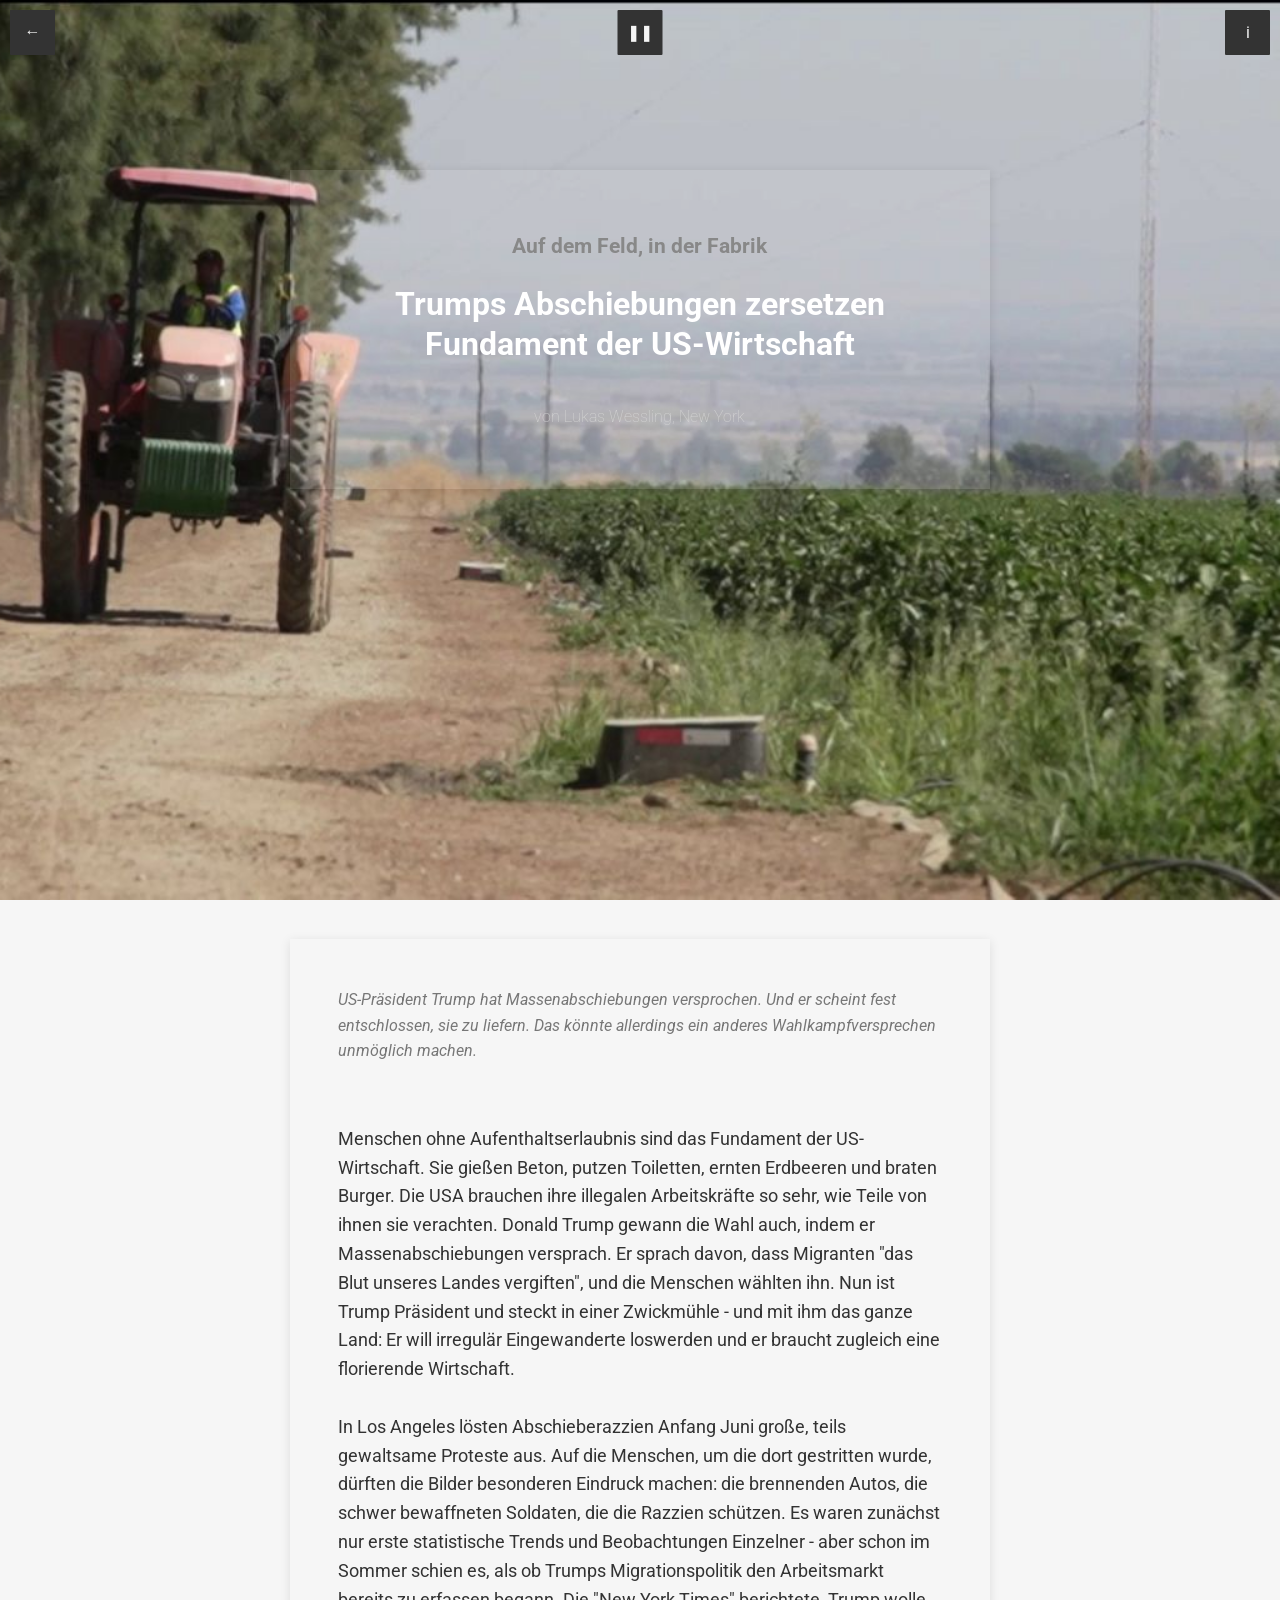
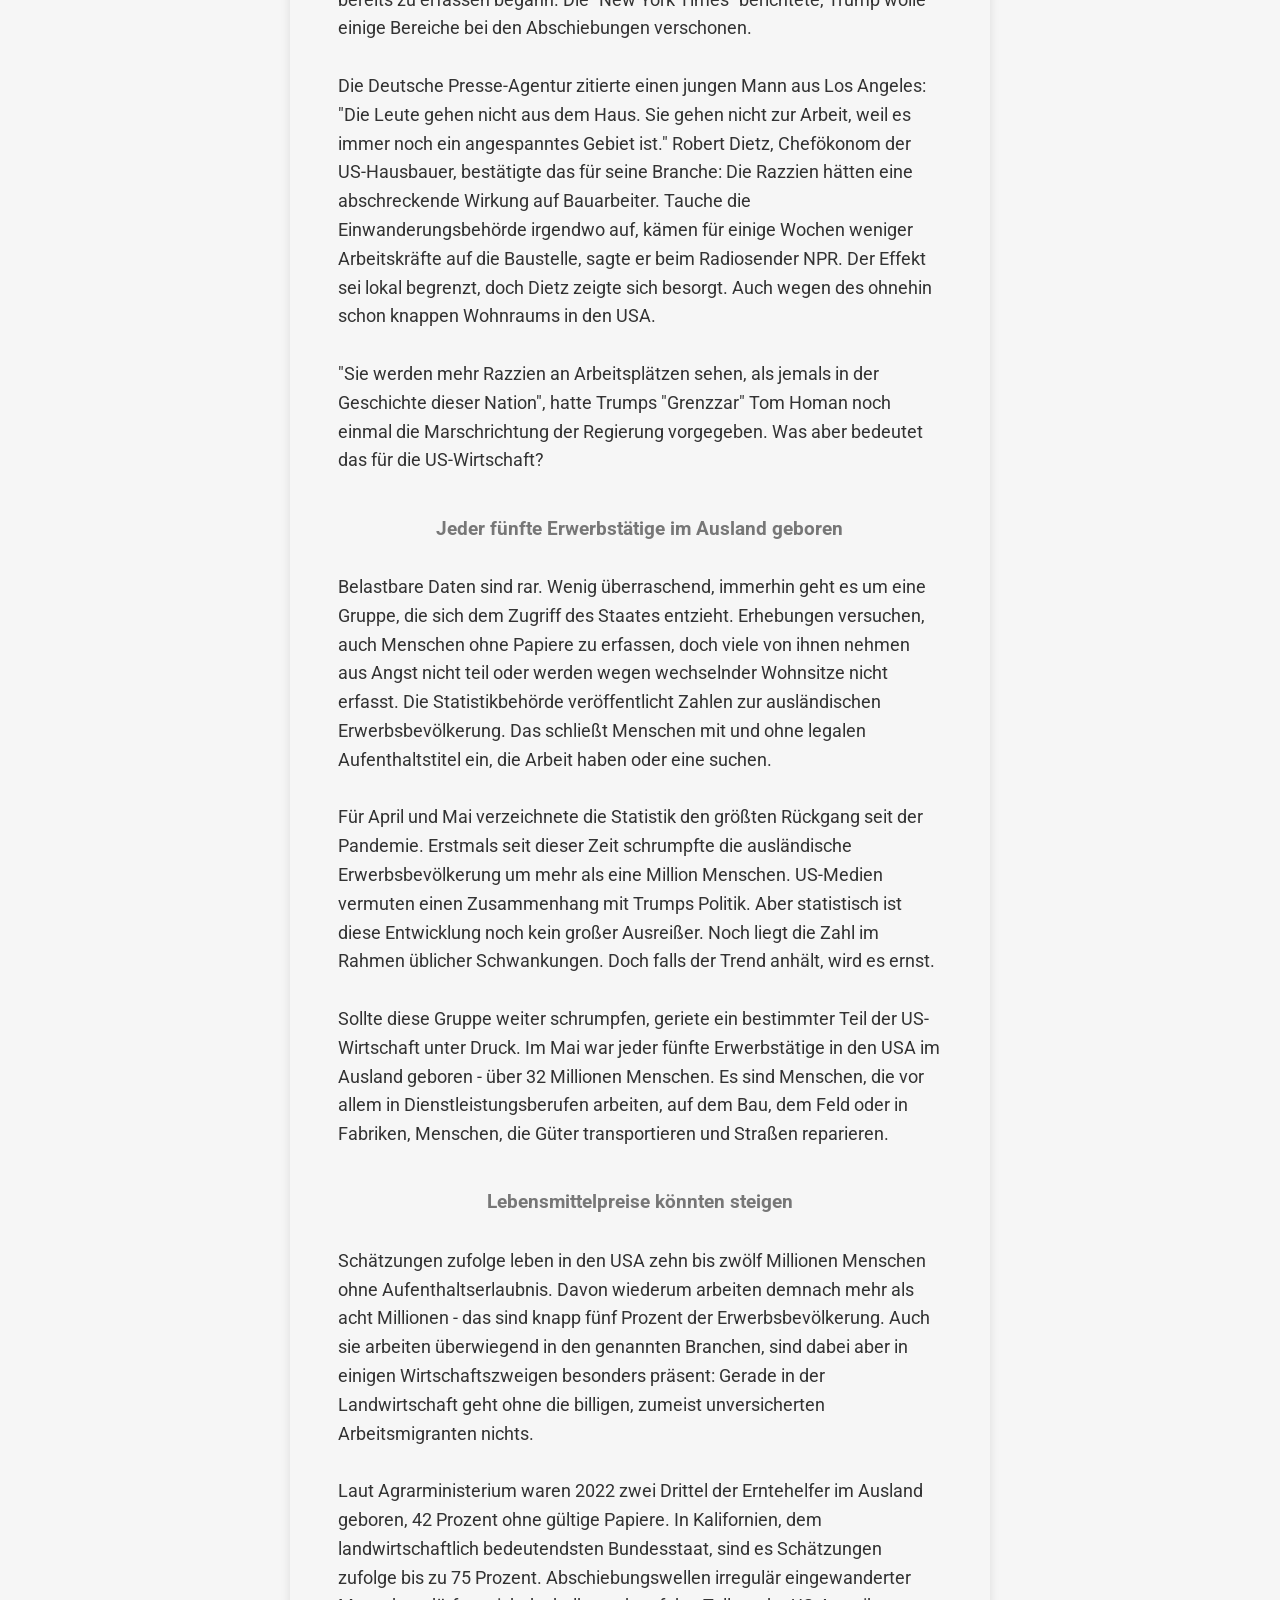
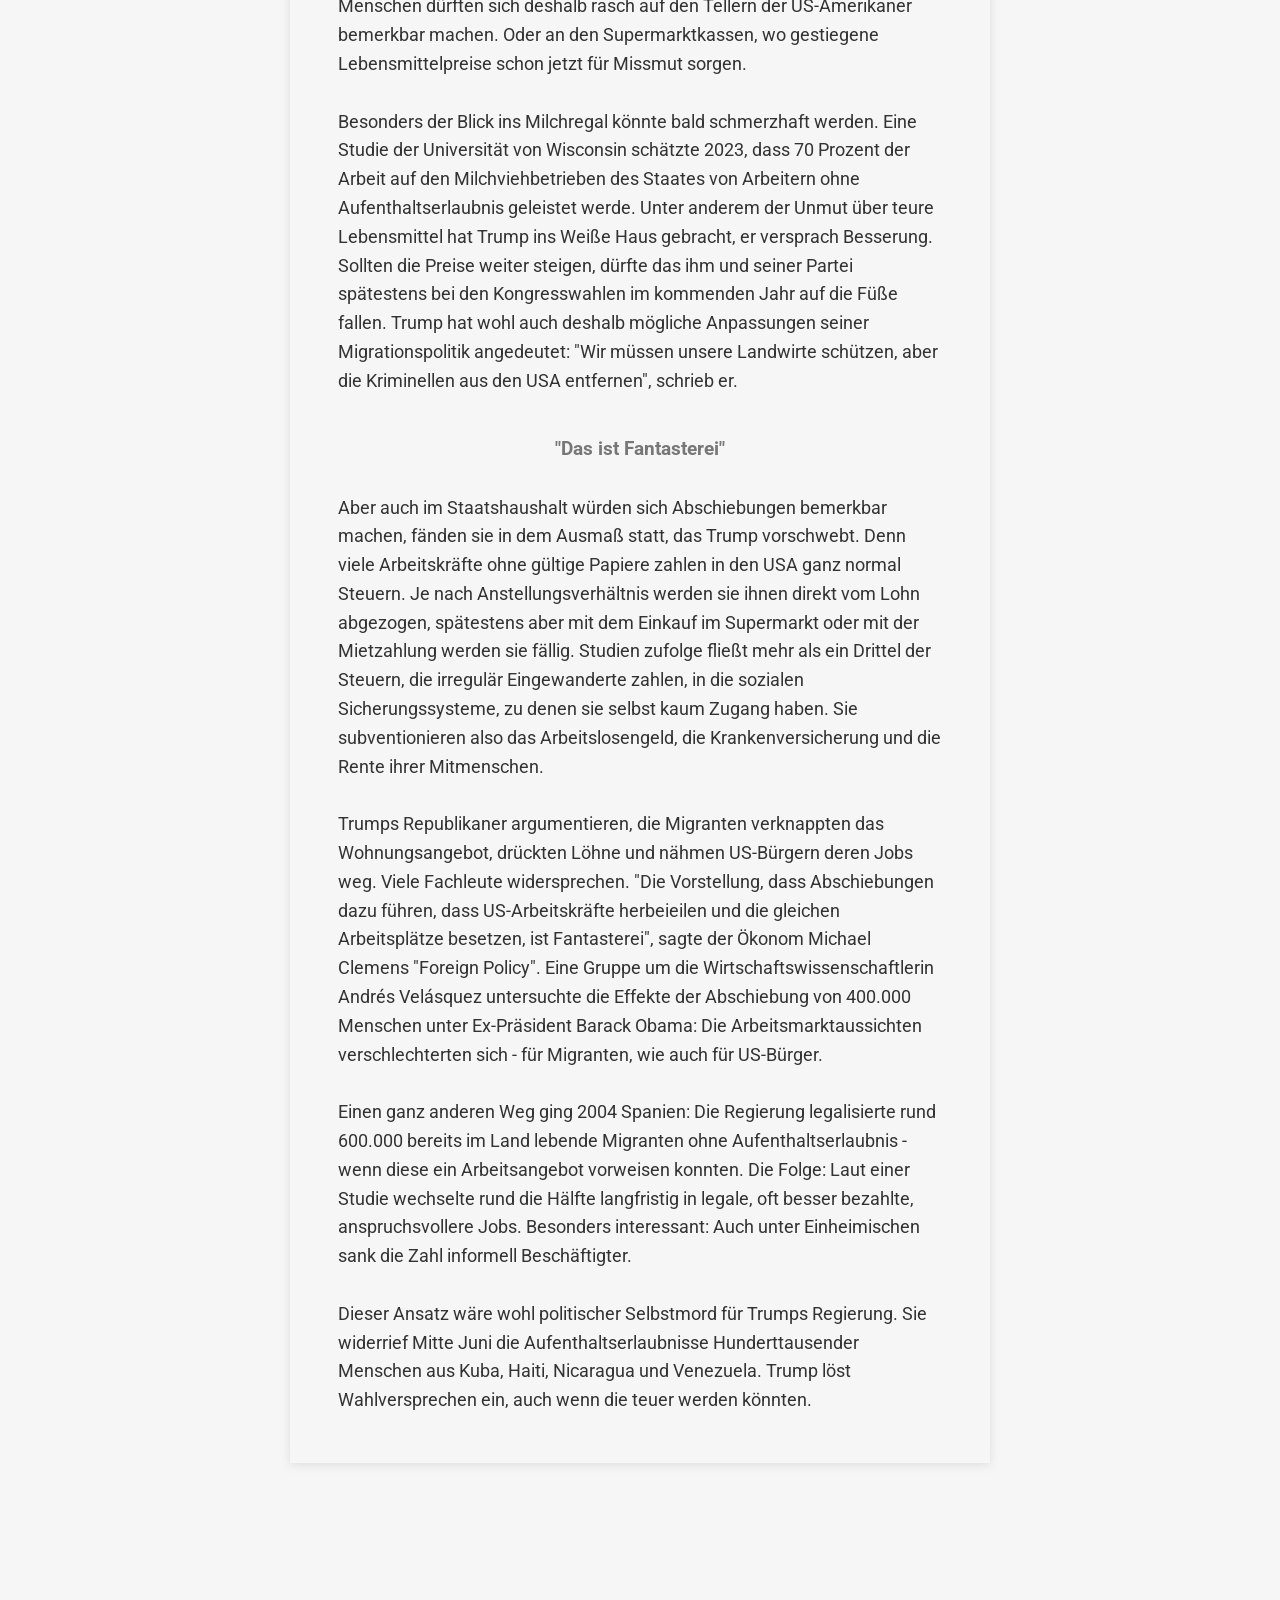
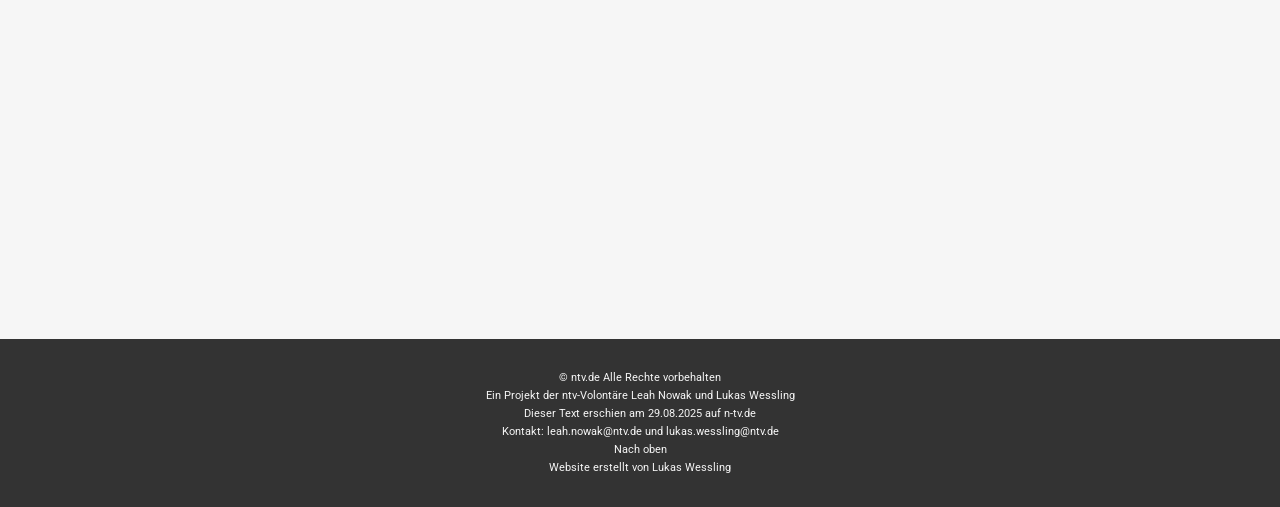
<file: lokus02.html>
<!DOCTYPE html>
<html lang="de">
<head>
    <meta charset="UTF-8">
    <meta name="viewport" content="width=device-width, initial-scale=1.0">
    <title>Trumps Abschiebungen zersetzen Fundament der US-Wirtschaft</title>
    <link rel="icon" href="favicon.ico" type="image/x-icon">
    <link rel="preconnect" href="https://fonts.googleapis.com">
    <link rel="preconnect" href="https://fonts.gstatic.com" crossorigin>
    <link href="https://fonts.googleapis.com/css2?family=Dosis&family=Roboto:wght@400;700&display=swap" rel="stylesheet">
    <link rel="stylesheet" href="style.css">
</head>
<body style="--smallheader-bg: rgba(777, 777, 777, 0.1);">
    <!-- Videologik (funktioniert über videoloader.js) -->
    <script src="videoloader.js"></script>

    <!-- Videologik & Fallback -->
    <div class="video-background" 
         data-video-desktop="background_lokus02_desktop.mp4"
         data-video-mobile="background_lokus02_mobile.mp4"
         data-fallback-desktop="fallback_lokus02_desktop.jpg"
         data-fallback-mobile="fallback_lokus02_mobile.jpg">
        <!-- Fallback-Bild, wird von JS befüllt -->
        <img id="fallback-image" src="" alt="" style="position: absolute; top: 0; left: 0; width: 100%; height: 100%; object-fit: cover;">
        <!-- Video-Element, wird von JS befüllt -->
        <video id="bg-video" class="bg-video" muted loop playsinline preload="auto">
            <source id="video-source" src="" type="video/mp4">
        </video>
    </div>

    <!-- Play/Pause Button -->
    <button id="video-toggle" class="video-toggle">❚❚</button>

    <div class="header header-with-buttons">
        <a href="index.html" class="back-button">←</a>
        <a href="ueberuns.html" class="menu-toggle">i</a>
    </div> 
        
    <main class="content-wrapper">
    <!-- Titel-Box -->
    <div class="content-box transparent_smallheader">
        <h2 class="secondary-title" id="secondaryTitle">Auf dem Feld, in der Fabrik</h2>
        <h1 class="transparent_main-title" id="mainTitle">Trumps Abschiebungen zersetzen <br>Fundament der US-Wirtschaft</h1>
        <h3 class="transparent_author-title" id="authorTitle">von Lukas Wessling, New York</h3>
    </div> 
    <!-- Teaser, Inhalt -->

    <div class="content-box article-body-content">
        <p class="teaser-text">US-Präsident Trump hat Massenabschiebungen versprochen. Und er scheint fest entschlossen, sie zu liefern. Das könnte allerdings ein anderes Wahlkampfversprechen unmöglich machen.</p>
        <br>
        <p>Menschen ohne Aufenthaltserlaubnis sind das Fundament der US-Wirtschaft. Sie gießen Beton, putzen Toiletten, ernten Erdbeeren und braten Burger. Die USA brauchen ihre illegalen Arbeitskräfte so sehr, wie Teile von ihnen sie verachten. Donald Trump gewann die Wahl auch, indem er Massenabschiebungen versprach. Er sprach davon, dass Migranten "das Blut unseres Landes vergiften", und die Menschen wählten ihn. Nun ist Trump Präsident und steckt in einer Zwickmühle - und mit ihm das ganze Land: Er will irregulär Eingewanderte loswerden und er braucht zugleich eine florierende Wirtschaft.</p>
        <br>
        <p>In Los Angeles lösten Abschieberazzien Anfang Juni große, teils gewaltsame Proteste aus. Auf die Menschen, um die dort gestritten wurde, dürften die Bilder besonderen Eindruck machen: die brennenden Autos, die schwer bewaffneten Soldaten, die die Razzien schützen. Es waren zunächst nur erste statistische Trends und Beobachtungen Einzelner - aber schon im Sommer schien es, als ob Trumps Migrationspolitik den Arbeitsmarkt bereits zu erfassen begann. Die "New York Times" berichtete, Trump wolle einige Bereiche bei den Abschiebungen verschonen.</p>
        <br>
        <p>Die Deutsche Presse-Agentur zitierte einen jungen Mann aus Los Angeles: "Die Leute gehen nicht aus dem Haus. Sie gehen nicht zur Arbeit, weil es immer noch ein angespanntes Gebiet ist." Robert Dietz, Chefökonom der US-Hausbauer, bestätigte das für seine Branche: Die Razzien hätten eine abschreckende Wirkung auf Bauarbeiter. Tauche die Einwanderungsbehörde irgendwo auf, kämen für einige Wochen weniger Arbeitskräfte auf die Baustelle, sagte er beim Radiosender NPR. Der Effekt sei lokal begrenzt, doch Dietz zeigte sich besorgt. Auch wegen des ohnehin schon knappen Wohnraums in den USA.</p>
        <br>
        <p>"Sie werden mehr Razzien an Arbeitsplätzen sehen, als jemals in der Geschichte dieser Nation", hatte Trumps "Grenzzar" Tom Homan noch einmal die Marschrichtung der Regierung vorgegeben. Was aber bedeutet das für die US-Wirtschaft?</p>
        
        <h3 class="subheading">Jeder fünfte Erwerbstätige im Ausland geboren</h3>
        
        <p>Belastbare Daten sind rar. Wenig überraschend, immerhin geht es um eine Gruppe, die sich dem Zugriff des Staates entzieht. Erhebungen versuchen, auch Menschen ohne Papiere zu erfassen, doch viele von ihnen nehmen aus Angst nicht teil oder werden wegen wechselnder Wohnsitze nicht erfasst. Die Statistikbehörde veröffentlicht Zahlen zur ausländischen Erwerbsbevölkerung. Das schließt Menschen mit und ohne legalen Aufenthaltstitel ein, die Arbeit haben oder eine suchen.</p>
        <br>
        <p>Für April und Mai verzeichnete die Statistik den größten Rückgang seit der Pandemie. Erstmals seit dieser Zeit schrumpfte die ausländische Erwerbsbevölkerung um mehr als eine Million Menschen. US-Medien vermuten einen Zusammenhang mit Trumps Politik. Aber statistisch ist diese Entwicklung noch kein großer Ausreißer. Noch liegt die Zahl im Rahmen üblicher Schwankungen. Doch falls der Trend anhält, wird es ernst.</p>
        <br>
        <p>Sollte diese Gruppe weiter schrumpfen, geriete ein bestimmter Teil der US-Wirtschaft unter Druck. Im Mai war jeder fünfte Erwerbstätige in den USA im Ausland geboren - über 32 Millionen Menschen. Es sind Menschen, die vor allem in Dienstleistungsberufen arbeiten, auf dem Bau, dem Feld oder in Fabriken, Menschen, die Güter transportieren und Straßen reparieren.</p>
        
        <h3 class="subheading">Lebensmittelpreise könnten steigen</h3>
        
        <p>Schätzungen zufolge leben in den USA zehn bis zwölf Millionen Menschen ohne Aufenthaltserlaubnis. Davon wiederum arbeiten demnach mehr als acht Millionen - das sind knapp fünf Prozent der Erwerbsbevölkerung. Auch sie arbeiten überwiegend in den genannten Branchen, sind dabei aber in einigen Wirtschaftszweigen besonders präsent: Gerade in der Landwirtschaft geht ohne die billigen, zumeist unversicherten Arbeitsmigranten nichts.</p>
        <br>
        <p>Laut Agrarministerium waren 2022 zwei Drittel der Erntehelfer im Ausland geboren, 42 Prozent ohne gültige Papiere. In Kalifornien, dem landwirtschaftlich bedeutendsten Bundesstaat, sind es Schätzungen zufolge bis zu 75 Prozent. Abschiebungswellen irregulär eingewanderter Menschen dürften sich deshalb rasch auf den Tellern der US-Amerikaner bemerkbar machen. Oder an den Supermarktkassen, wo gestiegene Lebensmittelpreise schon jetzt für Missmut sorgen.</p>
        <br>
        <p>Besonders der Blick ins Milchregal könnte bald schmerzhaft werden. Eine Studie der Universität von Wisconsin schätzte 2023, dass 70 Prozent der Arbeit auf den Milchviehbetrieben des Staates von Arbeitern ohne Aufenthaltserlaubnis geleistet werde. Unter anderem der Unmut über teure Lebensmittel hat Trump ins Weiße Haus gebracht, er versprach Besserung. Sollten die Preise weiter steigen, dürfte das ihm und seiner Partei spätestens bei den Kongresswahlen im kommenden Jahr auf die Füße fallen. Trump hat wohl auch deshalb mögliche Anpassungen seiner Migrationspolitik angedeutet: "Wir müssen unsere Landwirte schützen, aber die Kriminellen aus den USA entfernen", schrieb er.</p>
        
        <h3 class="subheading">"Das ist Fantasterei"</h3>
        
        <p>Aber auch im Staatshaushalt würden sich Abschiebungen bemerkbar machen, fänden sie in dem Ausmaß statt, das Trump vorschwebt. Denn viele Arbeitskräfte ohne gültige Papiere zahlen in den USA ganz normal Steuern. Je nach Anstellungsverhältnis werden sie ihnen direkt vom Lohn abgezogen, spätestens aber mit dem Einkauf im Supermarkt oder mit der Mietzahlung werden sie fällig. Studien zufolge fließt mehr als ein Drittel der Steuern, die irregulär Eingewanderte zahlen, in die sozialen Sicherungssysteme, zu denen sie selbst kaum Zugang haben. Sie subventionieren also das Arbeitslosengeld, die Krankenversicherung und die Rente ihrer Mitmenschen.</p>
        <br>
        <p>Trumps Republikaner argumentieren, die Migranten verknappten das Wohnungsangebot, drückten Löhne und nähmen US-Bürgern deren Jobs weg. Viele Fachleute widersprechen. "Die Vorstellung, dass Abschiebungen dazu führen, dass US-Arbeitskräfte herbeieilen und die gleichen Arbeitsplätze besetzen, ist Fantasterei", sagte der Ökonom Michael Clemens "Foreign Policy". Eine Gruppe um die Wirtschaftswissenschaftlerin Andrés Velásquez untersuchte die Effekte der Abschiebung von 400.000 Menschen unter Ex-Präsident Barack Obama: Die Arbeitsmarktaussichten verschlechterten sich - für Migranten, wie auch für US-Bürger.</p>
        <br>
        <p>Einen ganz anderen Weg ging 2004 Spanien: Die Regierung legalisierte rund 600.000 bereits im Land lebende Migranten ohne Aufenthaltserlaubnis - wenn diese ein Arbeitsangebot vorweisen konnten. Die Folge: Laut einer Studie wechselte rund die Hälfte langfristig in legale, oft besser bezahlte, anspruchsvollere Jobs. Besonders interessant: Auch unter Einheimischen sank die Zahl informell Beschäftigter.</p>
        <br>
        <p>Dieser Ansatz wäre wohl politischer Selbstmord für Trumps Regierung. Sie widerrief Mitte Juni die Aufenthaltserlaubnisse Hunderttausender Menschen aus Kuba, Haiti, Nicaragua und Venezuela. Trump löst Wahlversprechen ein, auch wenn die teuer werden könnten.</p>
    </div>
    </main>

    <footer>
        <p> <a href="https://www.n-tv.de/ntvintern/Impressum-id6405904.html">© ntv.de Alle Rechte vorbehalten</a></p>
        <p> <a href="ueberuns.html">Ein Projekt der ntv-Volontäre Leah Nowak und Lukas Wessling</a></p> 
        <p><a href="https://www.n-tv.de/wirtschaft/Trumps-Abschiebungen-zersetzen-Fundament-der-US-Wirtschaft-article25910467.html">Dieser Text erschien am 29.08.2025 auf n-tv.de</a></p>
        <p>Kontakt: <a href="mailto:leah.nowak@ntv.de">leah.nowak@ntv.de</a> und <a href="mailto:lukas.wessling@ntv.de">lukas.wessling@ntv.de</a></p>
        <p> <a href="#top">Nach oben</a></p>
        <p> Website erstellt von Lukas Wessling</p>
    </footer>
</body>
</html>
</file>
<file: style.css>
* {
    margin: 0;
    padding: 0;
    box-sizing: border-box;
}
:root {
    --primary-color: #888 ;
    --secondary-color: #777777;
    --light-gray: #d6d6d6;
    --main-white: #fff;
    --accent-color: #050505;
    --background-color: #F6F6F6;
    --text-color: #333;
    --box-shadow: 0 2px 10px rgba(0,0,0,0.1);
    --max-width: 1200px;
    --lesser-width: 800px;
    --card-bg: rgba(255, 255, 255, 0.7); /* Weiß, 70% Deckkraft */
    --smallheader-bg: rgba(777, 777, 777, 0.1);
    --border-radius: 1px
}

html { scroll-behavior: smooth; }

body {
    font-family: 'Roboto', sans-serif;
    font-size: 18px; /* Hier: Desktop-Schriftgröße erhöht */
    line-height: 1.6;
    color: var(--text-color);
    background-color: var(--background-color);

    /* erzwinge sinnvolle umbrüche */
    p, li, blockquote {
    overflow-wrap: anywhere;  /* bricht auch sehr lange wörter/urls */
    word-break: normal;       /* deutschfreundlich */
    hyphens: auto;            /* bindestriche zulassen */
  }
}


/* übergeordnete Schachteln */
.content-wrapper {
    max-width: var(--max-width);
    margin: 0 auto;
    padding: 24px 16px;
}


.container {
    max-width: var(--lesser-width);
    margin: 0 auto;
    padding: 20px;
}

/* Header mit Menü */
.header {
    /* Diese Regel ist jetzt leer, damit sie den Header auf der index.html nicht beeinflusst. */
    /* Die Positionierung wird durch die neue Klasse unten gesteuert. */
}

/* Eigene Klasse für den Header mit den fixierten Buttons. */
.header-with-buttons {
    position: fixed; /* Fixiert am Viewport */
    top: 0;
    left: 0;
    width: 100%;
    z-index: 1000;
    pointer-events: none; /* Klicks gehen durch den leeren Bereich durch */
}
/* Fügt den Abstand oben nur hinzu, wenn der fixierte Header vorhanden ist */
.header-with-buttons + .content-wrapper {
    padding-top: 80px;
}

.menu-toggle {
    position: absolute;
    top: 10px;
    right: 10px;
    background: var(--text-color);
    color: var(--background-color);
    border: none;
    cursor: pointer;
    border-radius: var(--border-radius);
    font-size: 16px;
    text-decoration: none; /* Entfernt die Unterstreichung vom Link */
    /* NEU: Feste Größe und Zentrierung für quadratische Form */
    width: 45px;
    height: 45px;
    display: flex;
    justify-content: center;
    align-items: center;
    pointer-events: auto; /* Button bleibt klickbar */
}

/* Zurück-Button, angelehnt an Menu-Button*/
.back-button {
    position: absolute;
    top: 10px;
    left: 10px; /* Position auf links geändert */
    background: var(--text-color);
    color: var(--background-color);
    border: none;
    cursor: pointer;
    border-radius: var(--border-radius);
    font-size: 16px;
    text-decoration: none; /* Für <a>-Tag, um Unterstreichung zu entfernen */
    /* NEU: Feste Größe und Zentrierung für quadratische Form */
    width: 45px;
    height: 45px;
    display: flex;
    justify-content: center;
    align-items: center;
    padding-bottom: 2px; /* Kleine Korrektur, um den Pfeil optisch zu zentrieren */
    pointer-events: auto; /* Button bleibt klickbar */
}

/* Video-Toggle-Button (Play/Pause) */
.video-toggle {
    position: absolute; /* Scrollt mit dem Inhalt weg (nicht fixed) */
    top: 10px;
    left: 50%;
    transform: translateX(-50%); /* Exakte horizontale Zentrierung */
    background: var(--text-color);
    color: var(--background-color);
    border: none;
    cursor: pointer;
    border-radius: var(--border-radius);
    font-size: 16px;
    width: 45px;
    height: 45px;
    display: flex;
    justify-content: center;
    align-items: center;
    z-index: 2000; /* Muss über dem Header liegen, um klickbar zu sein */
    pointer-events: auto;
}

.menu-toggle:hover {
    background: var(--accent-color);
}
.video-toggle:hover {
    background: var(--accent-color);
}
.back-button:hover {
    background: var(--accent-color);
}

.menu {
    position: absolute;
    top: 30px;
    right: 10px;
    background: var(--background-color);
    border: 1px solid #ddd;
    border-radius: var(--border-radius);
    box-shadow: 0 2px 10px var(--box-shadow);
    display: none;
    min-width: 150px;
    pointer-events: auto; /* Menü bleibt klickbar */
}

.menu.active {
    display: block;
}

.menu a {
    display: block;
    padding: 12px 16px;
    text-decoration: none;
    color: var(--text-color); 
    border-bottom: 1px solid #eee;
}

.menu a:last-child {
    border-bottom: none;
}
.menu a:hover {
    background-color: var(--background-color);
}


/* Content Boxen */
.content-box {
    text-align: center;
    background: var(--card-bg);
    border-radius: var(--border-radius)/2;
    box-shadow: 0 2px 10px rgba(0,0,0,0.1);
    max-width: var(--lesser-width);
    width: 60%; /* Breite auf Desktop auf 60% reduziert */
    margin-bottom: 60px; /* Erhöht für mehr Abstand zwischen den Boxen */
    padding: 40px;
    margin-left: auto;  /* Zentrierung */
    margin-right: auto; /* Zentrierung */
}

.content-box a {
color: var(--secondary-color);          /* Links grau */
text-decoration: none;   /* Unterstreichung weg */
}
.content-box a:hover {
text-decoration: underline; /* Unterstrich beim Drüberfahren */
}

/* Versuch ganzer Text in eine Box */
.article-body-content {
    margin-top: 5rem;
    padding: 3rem;
    text-align: left; /* Text linksbündig für den Hauptartikel */
    background: var(--background-color); 
}
    /* Eigene Klasse für Zwischenüberschriften, um sie direkt zu integrieren */
.subheading {
    font-weight: bold;
    color: var(--secondary-color);
    font-size: 1.2rem;
    text-align: center;
    margin-top: 2em;
    margin-bottom: 1.5em;
}
    /* Eigene Klasse für den Teaser-Text, damit er auch innerhalb der großen Box funktioniert */
.teaser-text {
    font-style: italic;
    color: var(--secondary-color);
    font-size: 1rem;
    margin-bottom: 2em;
    display: block; /* Stellt sicher, dass es als eigener Absatz behandelt wird */
}

.content-box:hover {
    transform: translateY(-2px);
    box-shadow: 0 4px 15px rgba(0,0,0,0.15);
}

/* Modifikator für eine unauffälligere Content-Box */
.content-box.subtle {
    background: none;
    box-shadow: none;
    border-radius: 0;
    text-align: left; /* Text linksbündig statt zentriert */
    padding-left: 30px;
    padding-right: 30px;
    margin-bottom: 20px;
}

.content-box.subtle:hover {
    transform: none; /* Kein Hover-Effekt */
    box-shadow: none;
}

/* Modifikator für Header-Box mit Abstand nach unten */
.content-box.header {
    padding: 60px;
    margin-bottom: 10em;

}
/* Titelbox für Artikel */
.content-box.smallheader {
    margin-top: 2em;
    margin-bottom: 2em;
    background: var(--background-color);
}
/* Titelbox für Artikel mit transparentem Look */
.content-box.transparent_smallheader {
    margin-top: 10vh;    /* Desktop: Titel rutscht ins vertikale Zentrum */
    margin-bottom: 50vh; /* Desktop: Viel Platz nach unten, schiebt Text aus dem Bild */
    padding: 60px 5px;
    background: var(--smallheader-bg);
}
.transparent_main-title {
    text-align: center;
    font-size: 2rem;
    font-weight: bolder;
    line-height: 40px;
    color: var(--main-white);
    margin: 0;
    padding: 10px 0 40px 0;
}
.transparent_author-title {
    text-align: center;
    font-size: 1rem;
    font-weight: lighter;
    color: var(--light-gray);
    margin: 0;
}
.transparent_secondary-title {
    text-align: center;
    font-size: 1.3rem;
    font-weight: lighter;
    color: var(--light-gray);
    margin: 0;
}
.box-title {
    font-size: 1.5rem;
    font-weight: bold;
    color: var(--text-color);
    margin-bottom: 15px;
}

.box-text {
    color: var(--text-color);
    font-size: 1rem;
    line-height: 1.5;
}

.content-box.italic-teaser .box-text {
    font-style: italic;
    color: var(--text-color);
    font-size: 1rem;
    margin-bottom: 2em;
}



.content-box.title .box-text {
    font-weight: bold;
    color: var(--secondary-color);
    font-size: 1.2rem;
    text-align: center;
}


/* Titel-Styling innerhalb der Box */
.homepage-title {
    text-align: center;
    font-size: 2rem;
    font-weight: bold;
    color: var(--text-color);
    margin: 0;
    padding: 0;
}

.main-title {
    text-align: center;
    font-size: 2rem;
    font-weight: bold;
    color: var(--text-color);
    margin: 0;
    padding: 0;
}

.secondary-title {
    text-align: center;
    font-size: 1.3rem;
    font-weight: bold;
    color: var(--primary-color);
    margin: 0 0 0.5em 0; /* kleiner Abstand nach unten */
    padding: 0;
}

.author-title {
    text-align: center;
    font-size: 0.9rem;
    font-weight: bold;
    color: var(--secondary-color);
    margin: 1em 0 1em 0; /* kleiner Abstand nach oben, großer Abstand nach unten */
    padding: 0;
}
.box-text a:hover {
    text-decoration: underline}


/* Standard (Desktop): Mobile Sachen ausblenden */
/* WICHTIG: Diese Regel muss VOR dem Media-Query stehen, damit sie mobil überschrieben werden kann */
.mobile-only {
    display: none !important;
}

/* Responsive Design */
@media (max-width: 768px) {
    body {
        font-size: 16px; /* Hier: Mobil wieder auf Standard zurück */
    }

    .main-title {
        font-size: 2rem;
        margin: 20px 0;
    }
    
    .container {
        padding: 15px;
    }

    .box-content {
        padding: 15px;
    }
    .box-title {
        font-size: 1rem;
    }
    .box-text {
        font-size: 0.9rem;
    }

    /* Mobile Anpassung: Hier brauchen wir weniger Abstand als auf dem Desktop */
    .content-box.transparent_smallheader {
        margin-top: 8vh;    /* Titel etwas höher als Desktop */
        margin-bottom: 22vh; /* Flexibler Abstand, aber kompakt genug für Handy */
    }
        .content-box.smallheader {
        margin-top: 10vh;    /* Titel etwas höher als Desktop */
        margin-bottom: 20vh; /* Flexibler Abstand, aber kompakt genug für Handy */
    }

    .footer {
        font-size: 0.4rem;
        padding: 10px;
    }
}


/* Footer-Styling */
footer {
background-color: var(--text-color);   /* dunkler Hintergrund */
color: var(--background-color);      /* heller Text */
padding: 30px 16px;              /* Innenabstand oben/unten und seitlich */
text-align: center;              /* Text mittig */
margin-top: 35em;                /* Abstand zum Inhalt darüber */
font-size: 0.7rem;
}

footer a {
color: var(--background-color);          /* Links weiß */
text-decoration: none;   /* Unterstreichung weg */
}

footer a:hover {
text-decoration: underline; /* Unterstrich beim Drüberfahren */
}

/* Container für die Videos, um sie im Hintergrund zu halten */
.video-background {
    position: fixed;
    top: 0;
    left: 0;
    width: 100%;
    height: 100%;
    z-index: -1; /* Stellt sicher, dass der Inhalt darüber liegt */
    overflow: hidden;
    /* Damit das Fallback-Bild (das wir jetzt inline im HTML setzen) korrekt skaliert wird */
    background-size: cover;
    background-position: center;
    background-repeat: no-repeat;
}

/* Gemeinsame Stile für beide Videos */
.bg-video {
    position: absolute; /* Positioniert das Video innerhalb des Containers */
    top: 0;
    left: 0;
    width: 100%;
    height: 100%;
    object-fit: cover; /* Füllt den Bildschirm ohne das Seitenverhältnis zu verzerren */
    opacity: 0; /* Startzustand ist unsichtbar, damit man das Fallback-Bild sieht */
    transition: opacity 1.5s ease-in-out; /* Sanftes Einblenden über 1.5 Sekunden */
}

/* Diese Klasse wird vom JS hinzugefügt, sobald das Video flüssig läuft */
.bg-video.is-playing {
    opacity: 1;
}

/* Standardmäßig das mobile Video ausblenden */
.bg-video-mobile {
    display: none;
}

/* Media Query für Bildschirme, die breiter als 768px sind (Tablets/Desktops) */
@media (min-width: 769px) {
    .bg-video-desktop {
        display: block; /* Desktop-Video anzeigen */
    }
    .bg-video-mobile {
        display: none; /* Mobiles Video ausblenden */
    }
}

/* Media Query für Bildschirme, die schmaler als 768px sind (Smartphones) */
@media (max-width: 768px) {
    .bg-video-desktop {
        display: none; /* Desktop-Video ausblenden */
    }
    .bg-video-mobile {
        display: block; /* Mobiles Video anzeigen */
    }
}

    /* header und content breit auf Mobilgeräten */
    @media (max-width: 768px) {
        .content-wrapper {
            padding-left: 0;
            padding-right: 0;
        }
        .content-box {
            width: 100%;
            max-width: 100%;
            margin-left: 0;
            margin-right: 0;
            border-radius: 0;
            padding: 2rem 1rem;
        }
    }

/* beim Hovern über Link erscheint eine Hand */
a, button, [onclick] {
    cursor: pointer;
}

/* --- Stile für Scrollytelling   --       --            --        --       --         --- */
#scrolly-presidents {
    position: relative;
}

/* Scrolly Population: Fixes für die Achsen-Animation */
#scrolly-population .y-axis .domain {
    display: none; /* Die vertikale Achsenlinie dauerhaft ausblenden */
}

#scrolly-population .y-axis .tick line {
    stroke-opacity: 0.1;   /* Gitterlinien immer zart */
    stroke-dasharray: 2,2; /* Gitterlinien immer gestrichelt */
}

.scrolly-vis {
    position: -webkit-sticky;
    position: sticky;
    top: 0; /* Klebt ganz oben am Bildschirmrand */
    left: 0;
    width: 100%;
    height: 100vh; /* Füllt den gesamten Bildschirm aus */
    display: flex;
    flex-direction: column; /* Kinder sollen untereinander angeordnet werden */
    justify-content: center;
    align-items: center;
}

/* Container für die responsive SVG */
.chart-container {
    width: 100%;
    max-width: var(--lesser-width); /* Legt eine maximale Größe fest, damit es auf sehr großen Bildschirmen nicht riesig wird */
    margin: 0 auto; /* Zentriert den Container */
}

/* Gemeinsame Stile für Header und Intro der Grafik */
.chart-header, .chart-intro {
    width: 100%;
    max-width: var(--lesser-width); /* Dieselbe maximale Breite wie die Grafik */
    margin-left: auto;
    margin-right: auto;
    text-align: left; 
}

.scrolly-text {
    position: relative;
    z-index: 1; /* Wichtig: Stellt sicher, dass der Text VOR der Grafik liegt */
    /* Wir machen den Text-Container zu einem Flex-Container, der seine Kinder zentriert */
    display: flex;
    flex-direction: column;
    align-items: center;
}

.step {
    display: flex;
    flex-direction: column;
    justify-content: center;
    width: var(--lesser-width)*0.95;
    margin-bottom: 100vh; /* Nur noch Abstand nach unten */
    padding: 3rem;
    background-color: var(--background-color); /* Solide Hintergrundfarbe, passend zum Rest der Seite */
    box-shadow: 0 2px 5px rgba(0,0,0,0.1);
}


/* Scrolly-Anpassungen für kleinere Bildschirme */
@media (max-width: 768px) {
    #scrolly-presidents {
        display: block; /* Untereinander statt nebeneinander */
    }

    .scrolly-vis {
        position: -webkit-sticky;
        position: sticky;
        top: 80px; /* Etwas Abstand zum oberen Rand, damit es nicht direkt klebt */
        width: 100%;
        height: 60vh; /* Größere Höhe */
        z-index: 0;
        margin: 0;
    }

    .scrolly-text {
        width: 100%;
        margin: 0 auto;
        margin-top: 75vh; /* Text startet viel weiter unten, damit die Grafik erst mal alleine wirkt */
    }

    .step {
        width: 100%;   /* Volle Breite für mobile Geräte */
        padding: 1rem 1.5rem; /* Etwas seitlicher Abstand für Lesbarkeit */
        margin: 0 auto 60vh auto; /* Abstand nach unten, damit man scrollen kann */
        background-color: rgba(255, 255, 255, 0.95); /* Leicht transparent, wirkt moderner */
        border-radius: 0px;    /* Keine abgerundeten Ecken bei voller Breite */
    }

    /* Spezifische Anpassungen für Seiten mit Scrolly-Grafiken auf Mobilgeräten
    im Zweifel wieder freigeben, wenn doch nur bei den Scrolly-Seiten nötig 
    .page-with-scrolly .content-wrapper {
        padding-left: 0;
        padding-right: 0;
    }
    .page-with-scrolly .content-box {
        width: 100%;
        max-width: 100%;
        margin-left: 0;
        margin-right: 0;
        border-radius: 0;
        padding: 2rem 1rem;
    }*/

    .page-with-scrolly .article-body-content {
        margin-top: 1rem; /* Abstand nach oben verringern */
    }
    .page-with-scrolly .step {
        padding: 1rem 0.5rem; /* Minimales Padding, damit Grafiken/Text maximal breit sind */
    }

    /* Mehr Abstand für die Scrolly-Sektionen zum restlichen Text */
    #scrolly-presidents, #scrolly-population, #scrolly-congress {
        margin-top: 4rem;
        margin-bottom: 4rem;
    }

    /* NEU: Grafik-Container auf volle Breite zwingen, damit die SVG den Platz nutzt */
    .page-with-scrolly .chart-container,
    .page-with-scrolly .chart-header,
    .page-with-scrolly .chart-intro {
        max-width: none; /* Hebt die 800px-Beschränkung auf */
        padding-left: 1rem; /* Etwas seitlicher Abstand, damit es nicht am Rand klebt */
        padding-right: 1rem;
    }

    /* Hilfsklassen für unterschiedliche Inhalte je nach Gerät */
    .desktop-only { display: none !important; }
    .mobile-only { display: flex !important; } /* Steps sind Flex-Container */
}
</file>
